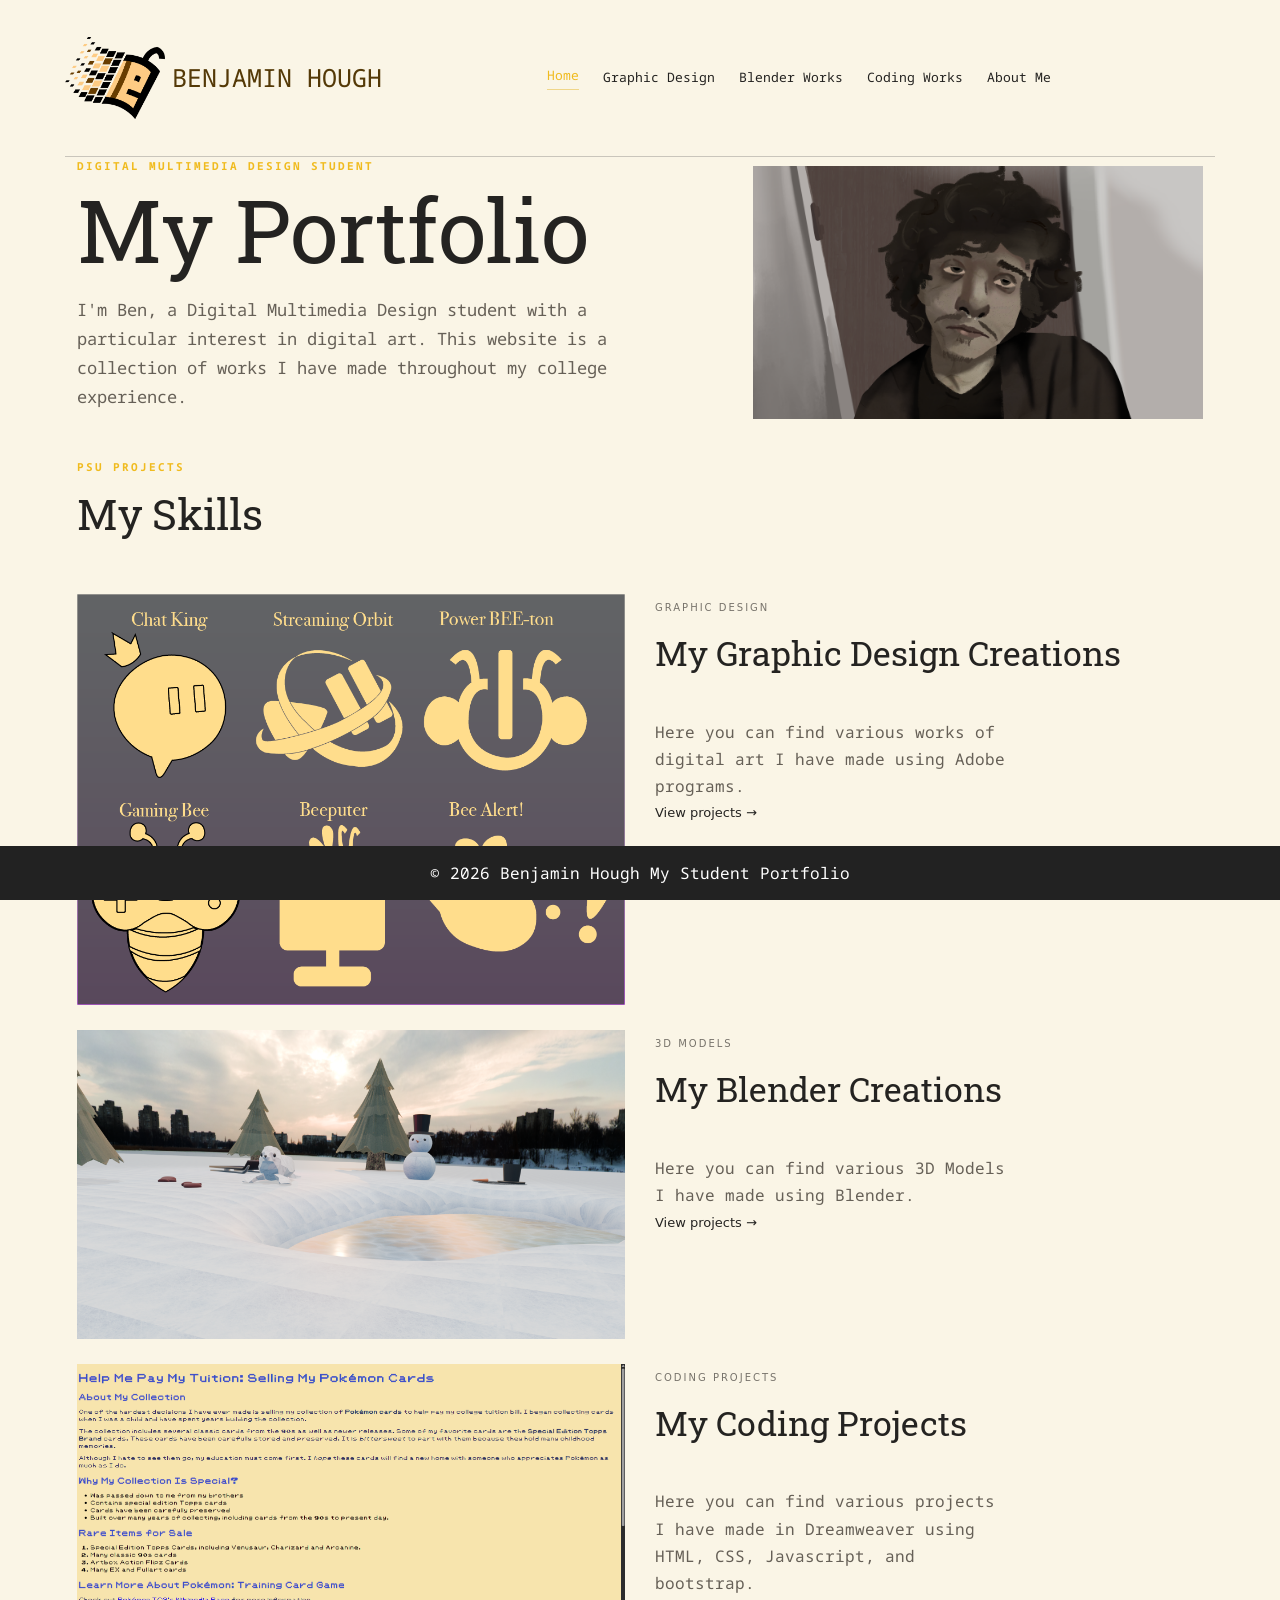
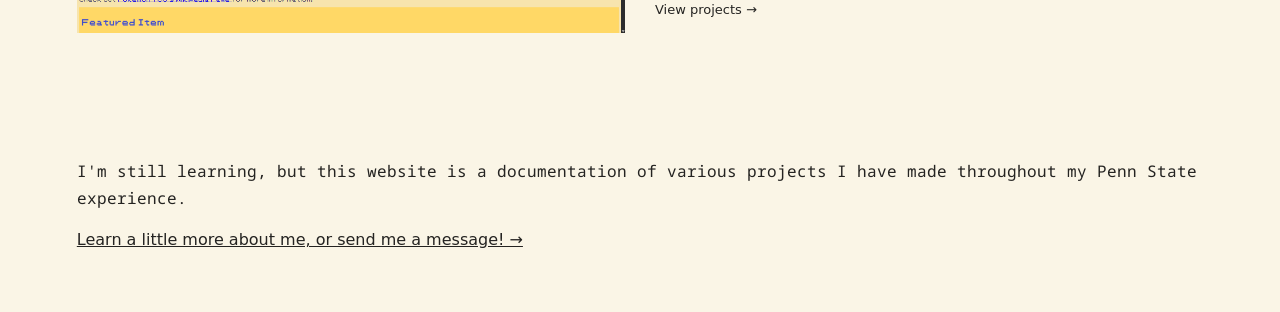
<file: index.html>
<!doctype html>
<html lang="en">
	
<head>
    <meta charset="UTF-8">
    <meta name="viewport" content="width=device-width, initial-scale=1.0">
    <title>Lesson 4 Individual Assignment 1</title>
	    <link href="https://cdn.jsdelivr.net/npm/bootstrap@5.3.3/dist/css/bootstrap.min.css" rel="stylesheet">
    <link rel="stylesheet" href="styles.css">
	<link rel="preconnect" href="https://fonts.googleapis.com">
	<link rel="preconnect" href="https://fonts.gstatic.com" crossorigin>
	<link href="https://fonts.googleapis.com/css2?family=Noto+Sans+Mono:wght@100..900&family=Playwrite+ID:wght@100..400&family=Roboto+Condensed:ital,wght@0,100..900;1,100..900&family=Roboto+Slab:wght@100..900&family=Smooch+Sans:wght@100..900&display=swap" rel="stylesheet">
</head>
	
<body>
	
<header class="site-header">
    <div class="site-name-container">
    <img src="images/Windows95LogoBEE.png" alt="Logo" class="site-logo">
    <a href="index.html" class="site-name">BENJAMIN HOUGH</a>
	</div>
    <nav class="nav-links">
        <a href="index.html">Home</a>
        <a href="graphic-design.html">Graphic Design</a>
        <a href="blender.html">Blender Works</a>
		<a href="coding.html">Coding Works</a>
        <a href="about.html">About Me</a>
    </nav>
</header>


<main>

    <section class="home-intro">
    <div>
        <p class="label">DIGITAL MULTIMEDIA DESIGN STUDENT</p>
        <h1>My Portfolio</h1>
        <p class="intro-text">I'm Ben, a Digital Multimedia Design student with a particular interest in digital art. This website is a collection of works I have made throughout my college experience.</p>
    </div>
    <img src="images/IMG_9325.png" alt="Portfolio image" class="intro-image">
</section>


    <section class="featured">

        <div class="section-heading">
            <p class="label">PSU PROJECTS</p>
            <h2>My Skills</h2>
        </div>

        <div class="featured-skill">
               <img src="images/design2.png" alt="Graphic works">

            <div class="skill-caption">
                <span>GRAPHIC DESIGN</span>
                <h3>My Graphic Design Creations</h3>
                <p>Here you can find various works of digital art I have made using Adobe programs.</p>
                <a href="graphic-design.html">
                    View projects →
                </a>
            </div>
        </div>


        <div class="featured-skill">
               <img src="images/blender2.png" alt="Blender Works">

            <div class="skill-caption">
                <span>3D MODELS</span>
                <h3>My Blender Creations</h3>
                <p>Here you can find various 3D Models I have made using Blender.</p>
                <a href="blender.html">
                    View projects →
                </a>
            </div>
        </div>
		
		<div class="featured-skill">
               <img src="images/coding1.png" alt="Coding Works">

            <div class="skill-caption">
                <span>CODING PROJECTS</span>
                <h3>My Coding Projects</h3>
                <p>Here you can find various projects I have made in Dreamweaver using HTML, CSS, Javascript, and bootstrap.</p>
                <a href="coding.html">
                    View projects →
                </a>
            </div>
        </div>

    </section>


    <section>
        <p>I'm still learning, but this website is a documentation of various projects I have made throughout my Penn State experience.</p>
        <a href="about.html">Learn a little more about me, or send me a message! →</a>
    </section>
</main>

<footer>
    <span>© 2026 Benjamin Hough</span>
    <span>My Student Portfolio</span>
</footer>
	
<script src="script.js"></script>
	
</body>
</html>
</file>
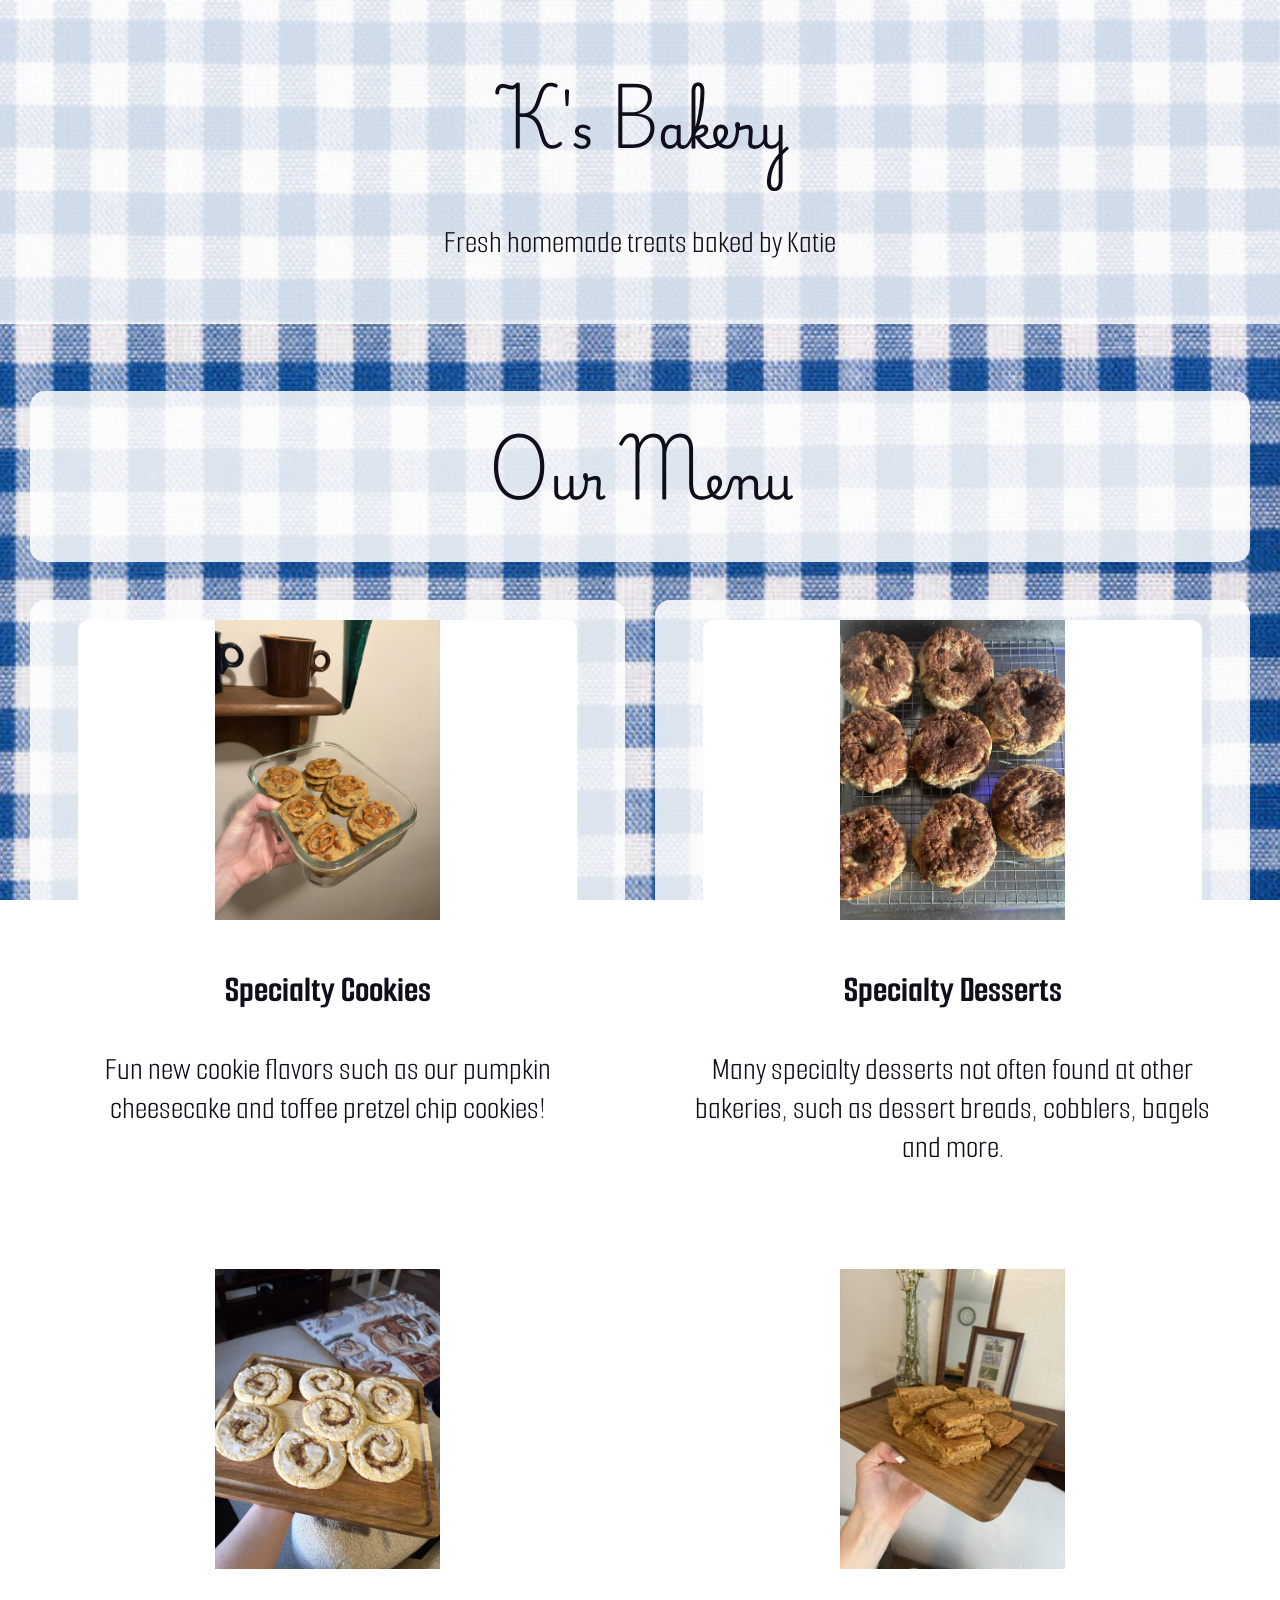
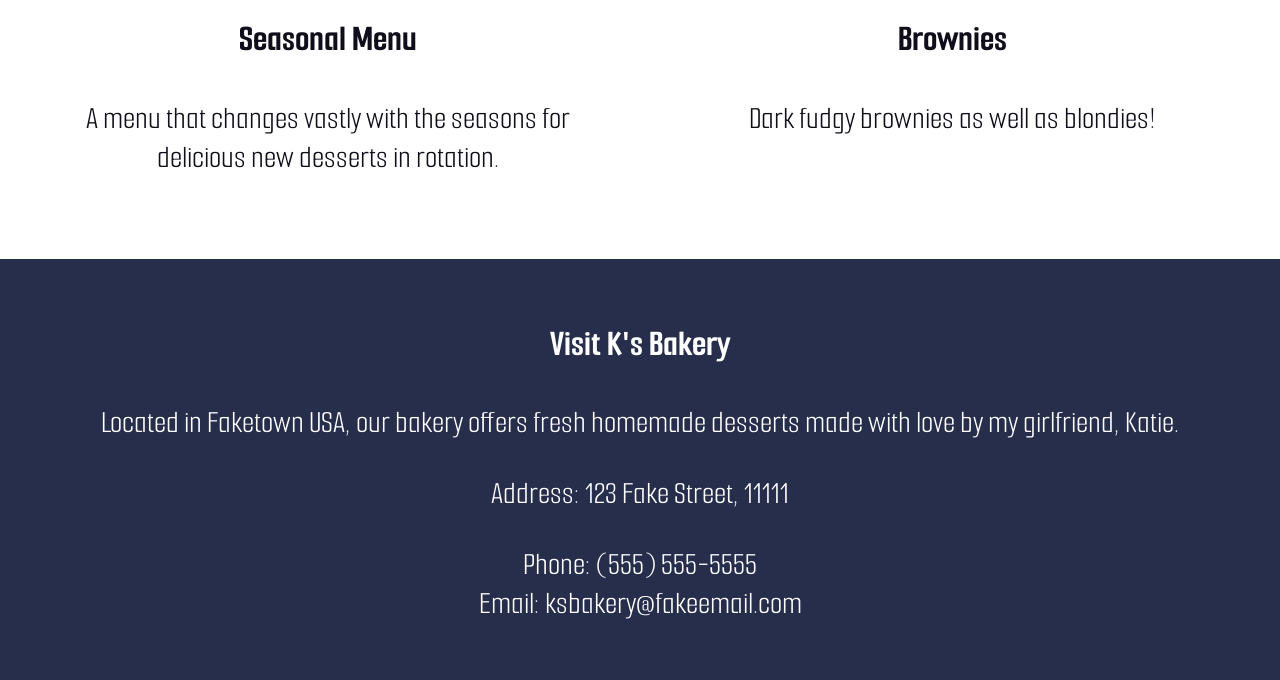
<file: projects/Individual Assignment 3 Hough/index.html>
<!doctype html>
<html lang="en">
<head>
    <meta charset="UTF-8">
    <meta name="viewport" content="width=device-width, initial-scale=1.0">
    <title>Individual Assignment 3 Hough</title>
    <link rel="stylesheet" href="styles.css">
	<link rel="preconnect" href="https://fonts.googleapis.com">
	<link rel="preconnect" href="https://fonts.gstatic.com" crossorigin>
	<link href="https://fonts.googleapis.com/css2?family=Playwrite+ID:wght@100..400&family=Roboto+Condensed:ital,wght@0,100..900;1,100..900&family=Smooch+Sans:wght@100..900&display=swap" rel="stylesheet">
</head>
<body>

<header>
    <h1>K's Bakery</h1>
    <p>Fresh homemade treats baked by Katie</p>
</header>
<section class="desktop-menu">
    <h2>Our Menu</h2>
    <div class="gallery">
        <div class="item">
            <img src="IMG_0260.jpg" alt="Cookie">
            <h3>Specialty Cookies</h3>
            <p>Fun new cookie flavors such as our pumpkin cheesecake and toffee pretzel chip cookies!</p>
        </div>

        <div class="item">
            <img src="IMG_9081.jpg" alt="Special">
            <h3>Specialty Desserts</h3>
            <p>Many specialty desserts not often found at other bakeries, such as dessert breads, cobblers, bagels and more.</p>
        </div>

        <div class="item">
            <img src="IMG_0026.jpg" alt="Season">
            <h3>Seasonal Menu</h3>
            <p>A menu that changes vastly with the seasons for delicious new desserts in rotation.</p>
        </div>

        <div class="item">
            <img src="IMG_0247.jpg" alt="Brownie">
            <h3>Brownies</h3>
            <p>Dark fudgy brownies as well as blondies!</p>
        </div>
    </div>
</section>

<section class="tablet-menu">
    <h2>Our Menu</h2>
    <div class="tablet-item">
            <img src="IMG_0260.jpg" alt="Cookie">
            <h3>Specialty Cookies</h3>
            <p>Fun new cookie flavors such as our pumpkin cheesecake and toffee pretzel chip cookies!</p>
        </div>

        <div class="tablet-item">
            <img src="IMG_9081.jpg" alt="Special">
            <h3>Specialty Desserts</h3>
            <p>Many specialty desserts not often found at other bakeries, such as dessert breads, cobblers, bagels and more.</p>
        </div>

        <div class="tablet-item">
            <img src="IMG_0026.jpg" alt="Season">
            <h3>Seasonal Menu</h3>
            <p>A menu that changes vastly with the seasons for delicious new desserts in rotation.</p>
        </div>

        <div class="tablet-item">
            <img src="IMG_0247.jpg" alt="Brownie">
            <h3>Brownies</h3>
            <p>Dark fudgy brownies as well as blondies!</p>
        </div>
</section>


<section class="mobile">
    <h2>Find Us</h2>
    <p>
        <h4>Visit K's Bakery at: <br>
        123 Fake Street, 11111<br>
	Phone: (555) 555-5555<br> Email:
            ksbakery@fakeemail.com</h4>
    </p>

    <img src="images.png" alt="Map">
	<a href="menu.html" class="menu-button">View Full Menu</a>
</section>

<footer>
    <div class="desktop-footer">
        <h3>Visit K's Bakery</h3>
        <p>
            Located in Faketown USA, our bakery offers fresh
            homemade desserts made with love by my girlfriend, Katie.
        </p>

        <p>
            Address:
            123 Fake Street, 11111
        </p>

        <p>
            Phone:
            (555) 555-5555<br> Email:
            ksbakery@fakeemail.com
        </p>
    </div>


    <div class="tablet-footer">
        <p>
            Contact:
            (555) 555-5555 | ksbakery@fakeemail.com
        </p>
    </div>
</footer>
</body>
</html>
</file>
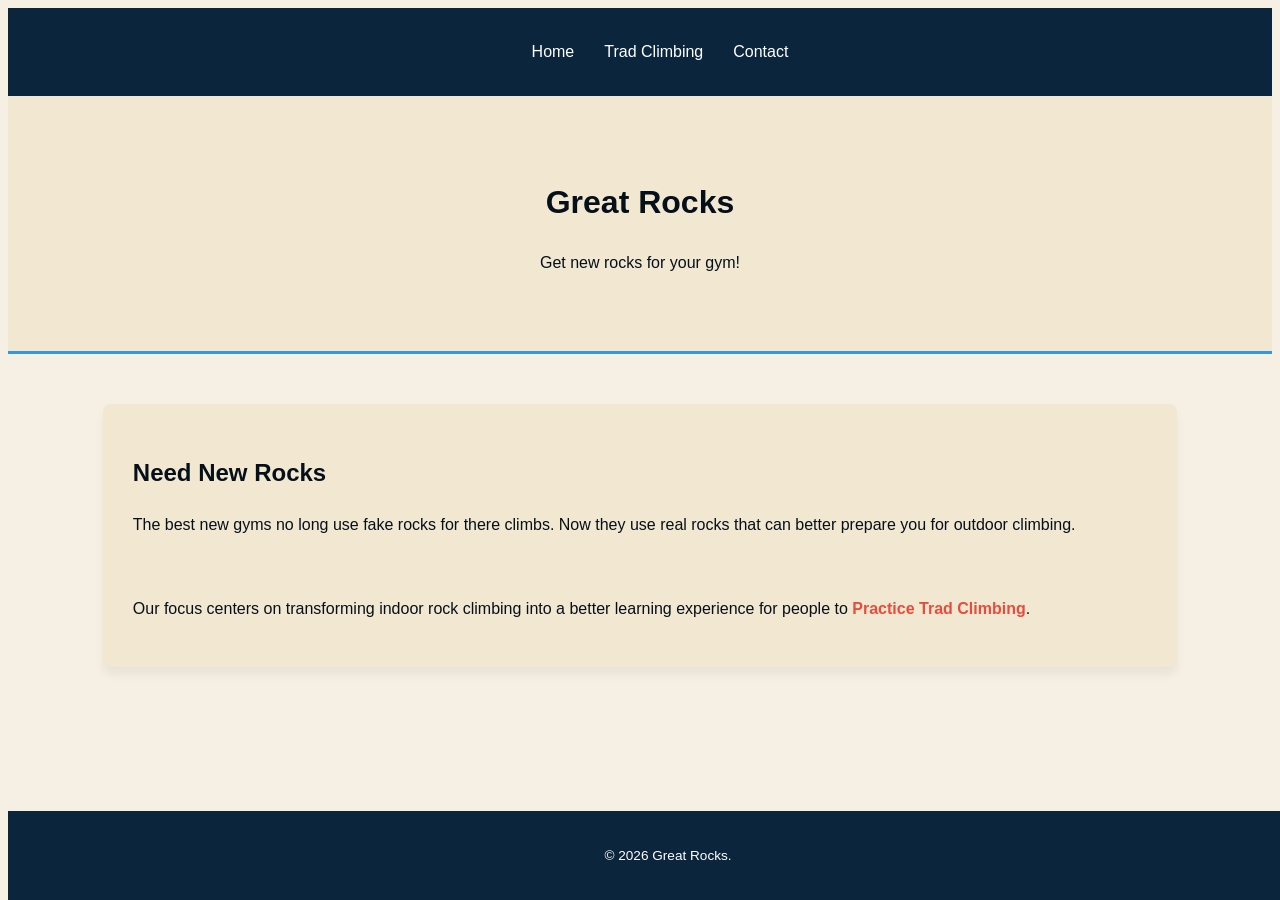
<file: projects/Lesson 4 PT 1 Hough & Carr/index.html>
<!DOCTYPE html>
<html lang="en">
<head>
    <meta charset="UTF-8">
    <meta name="viewport" content="width=device-width, initial-scale=1.0">
    <title>Industry 4.0 Hub | Home</title>
    <link rel="preconnect" href="https://fonts.googleapis.com">
    <link rel="preconnect" href="https://fonts.gstatic.com" crossorigin>
    <link href="https://fonts.googleapis.com/css2?family=Roboto:wght@400;500;700&display=swap" rel="stylesheet">
	<link href="https://fonts.cdnfonts.com/css/ranade" rel="stylesheet">
    <link rel="stylesheet" href="style.css">
</head>
<body>

    <nav class="navbar">
        <ul class="nav-links">
            <li><a href="index.html">Home</a></li>
            <li><a href="upgrade.html">Trad Climbing</a></li>
            <li><a href="contact.html">Contact</a></li>
        </ul>
    </nav>

    <header>
        <div class="container">
            <h1>Great Rocks</h1>
            <p>Get new rocks for your gym!</p>
        </div>
    </header>

    <main class="container">
        <div class="section-card">
            <h2>Need New Rocks</h2>
            <p>The best new gyms no long use fake rocks for there climbs. Now they use real rocks that can better prepare you for outdoor climbing.</p>
            <br>
            <p>Our focus centers on transforming indoor rock climbing into a better learning experience for people to <span class="highlight-text">Practice Trad Climbing</span>.</p>
        </div>
    </main>

    <footer>
        <p>&copy; 2026 Great Rocks.</p>
    </footer>

</body>
</html>
</file>
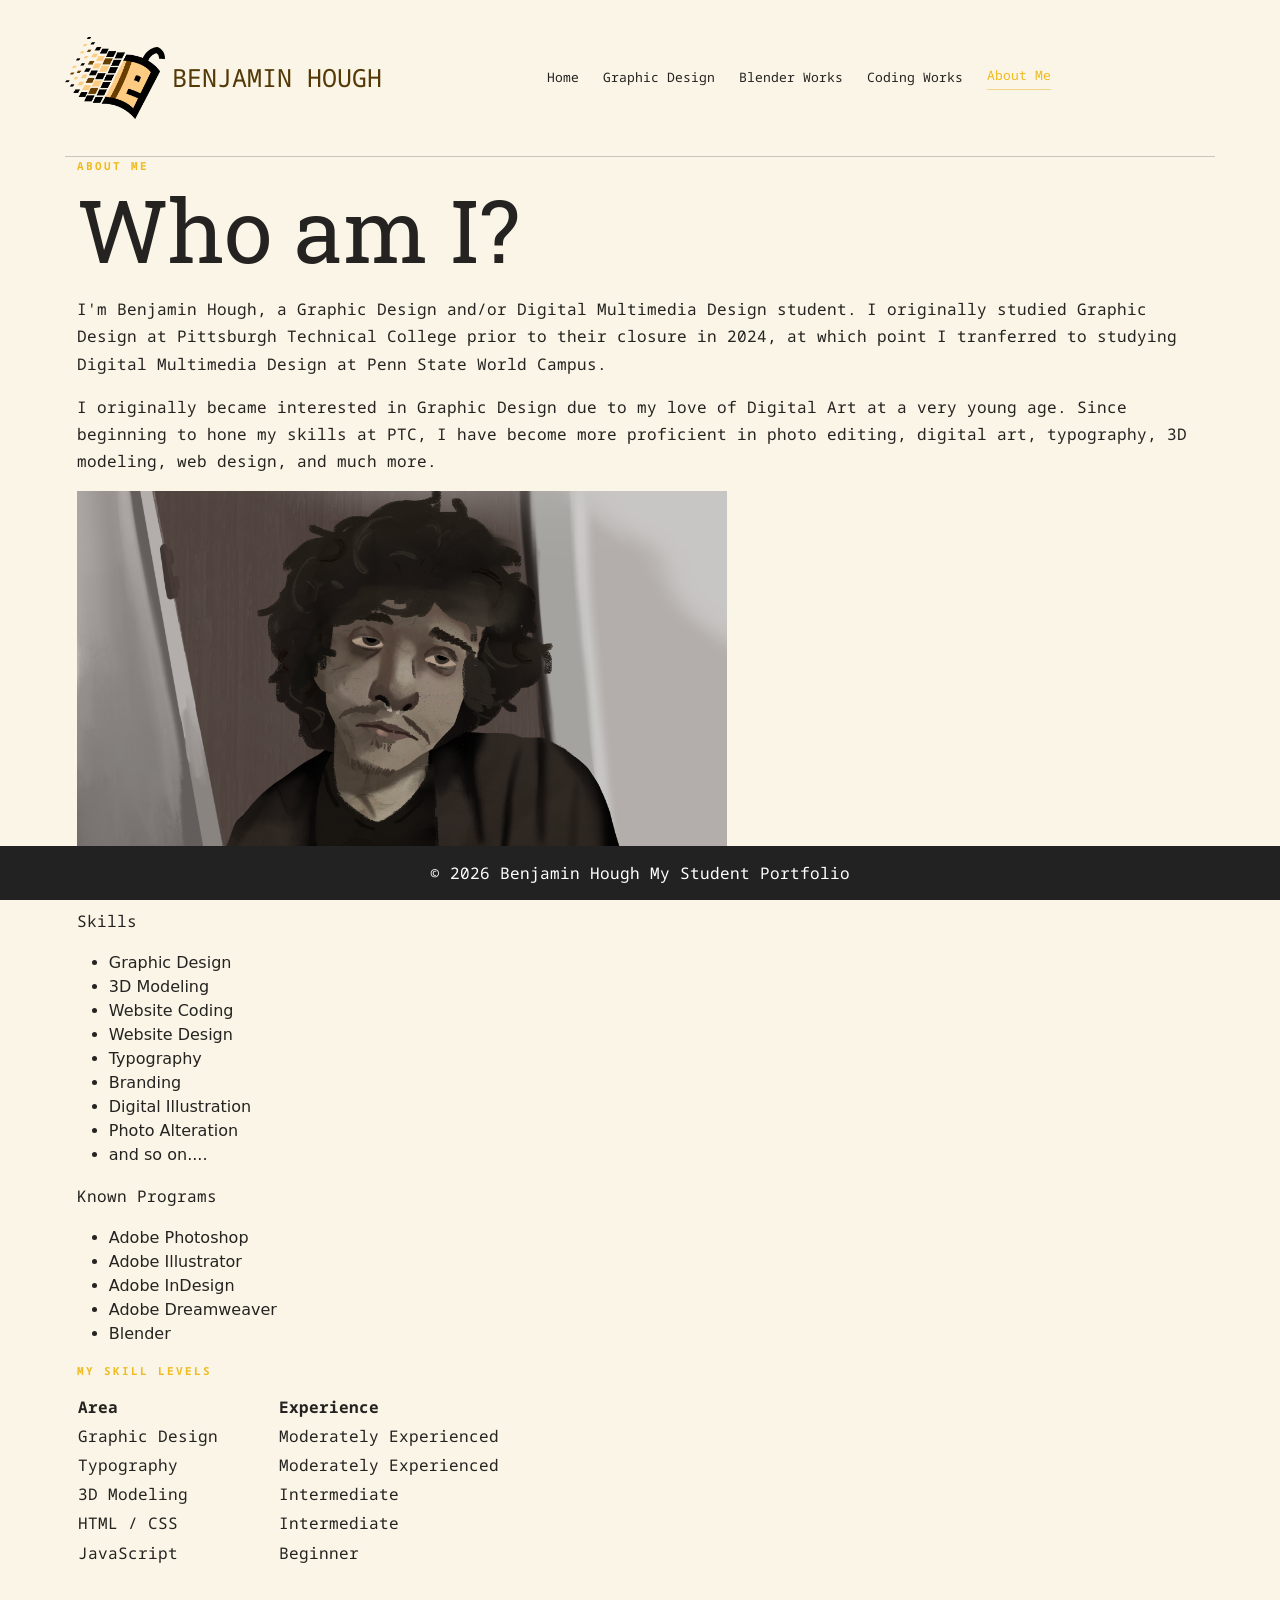
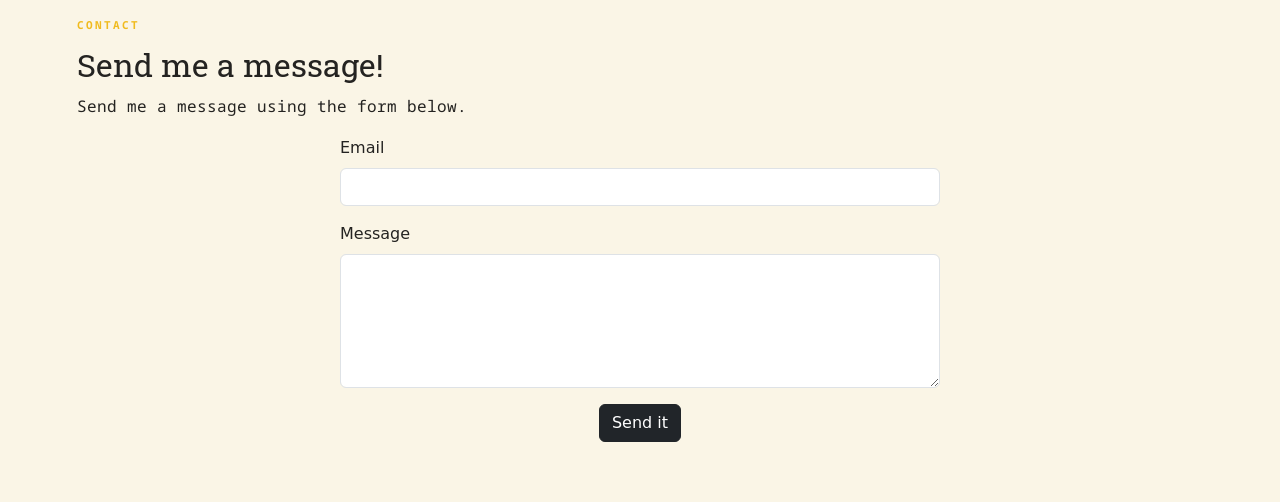
<file: about.html>
<!doctype html>
<html lang="en">
	
<head>
    <meta charset="UTF-8">
    <meta name="viewport" content="width=device-width, initial-scale=1.0">
    <title>Lesson 4 Individual Assignment 1</title>
	    <link href="https://cdn.jsdelivr.net/npm/bootstrap@5.3.3/dist/css/bootstrap.min.css" rel="stylesheet">
    <link rel="stylesheet" href="styles.css">
	<link rel="preconnect" href="https://fonts.googleapis.com">
	<link rel="preconnect" href="https://fonts.gstatic.com" crossorigin>
	<link href="https://fonts.googleapis.com/css2?family=Noto+Sans+Mono:wght@100..900&family=Playwrite+ID:wght@100..400&family=Roboto+Condensed:ital,wght@0,100..900;1,100..900&family=Roboto+Slab:wght@100..900&family=Smooch+Sans:wght@100..900&display=swap" rel="stylesheet">
</head>
	
<body>
	
<header class="site-header">
    <div class="site-name-container">
    <img src="images/Windows95LogoBEE.png" alt="Logo" class="site-logo">
    <a href="index.html" class="site-name">BENJAMIN HOUGH</a>
	</div>
    <nav class="nav-links">
        <a href="index.html">Home</a>
        <a href="graphic-design.html">Graphic Design</a>
        <a href="blender.html">Blender Works</a>
		<a href="coding.html">Coding Works</a>
        <a href="about.html">About Me</a>
    </nav>
</header>


<main>

    <section class="about-top">

        <div>

            <p class="label">ABOUT ME</p>

            <h1>Who am I?</h1>

            <p>I'm Benjamin Hough, a Graphic Design and/or Digital Multimedia Design student. I originally studied Graphic Design at Pittsburgh Technical College prior to their closure in 2024, at which point I tranferred to studying Digital Multimedia Design at Penn State World Campus.</p>

            <p>I originally became interested in Graphic Design due to my love of Digital Art at a very young age. Since beginning to hone my skills at PTC, I have become more proficient in photo editing, digital art, typography, 3D modeling, web design, and much more.</p>

        </div>
		
            <img src="images/IMG_9325.png" alt="Self portrait drawing" class="about-image">

    </section>


    <section class="skills-section">

        <p>Skills</p>

        <ul>
            <li>Graphic Design</li>
            <li>3D Modeling</li>
            <li>Website Coding</li>
            <li>Website Design</li>
            <li>Typography</li>
			<li>Branding</li>
			<li>Digital Illustration</li>
			<li>Photo Alteration</li>
			<li>and so on....</li>
        </ul>
		
		<p>Known Programs</p>

        <ul>
            <li>Adobe Photoshop</li>
            <li>Adobe Illustrator</li>
            <li>Adobe InDesign</li>
            <li>Adobe Dreamweaver</li>
            <li>Blender</li>
        </ul>

    </section>


    <section class="skills-table">

        <p class="label">MY SKILL LEVELS</p>

        <table>
            <tr>
                <th>Area</th>
                <th>Experience</th>
            </tr>

            <tr>
                <td>Graphic Design</td>
                <td>Moderately Experienced</td>
            </tr>

            <tr>
                <td>Typography</td>
                <td>Moderately Experienced</td>
            </tr>

            <tr>
                <td>3D Modeling</td>
                <td>Intermediate</td>
            </tr>

            <tr>
                <td>HTML / CSS</td>
                <td>Intermediate</td>
            </tr>

            <tr>
                <td>JavaScript</td>
                <td>Beginner</td>
            </tr>
        </table>
<br>
    </section>


    <section class="contact-area">
<br>
        <div>
            <p class="label">CONTACT</p>
            <h2>Send me a message!</h2>
            <p>Send me a message using the form below.</p>
			<p id="formMessage" style="display: none;">Thank you! Your message has been submitted. </p>
        </div>


        <form class="contact-form mx-auto">

    <div class="mb-3">
        <label for="email" class="form-label">
            Email
        </label>
        <input type="email" id="email" class="form-control" required>
    </div>

    <div class="mb-3">
        <label for="message" class="form-label">
            Message
        </label>
        <textarea id="message" class="form-control" rows="5" required></textarea>
    </div>

    <div class="text-center">
        <button type="submit" class="btn btn-dark">
            Send it
        </button>
    </div>

</form>

    </section>

</main>


<footer>
    <span>© 2026 Benjamin Hough</span>
    <span>My Student Portfolio</span>
</footer>

<script src="script.js"></script>

</body>
</html>
</file>
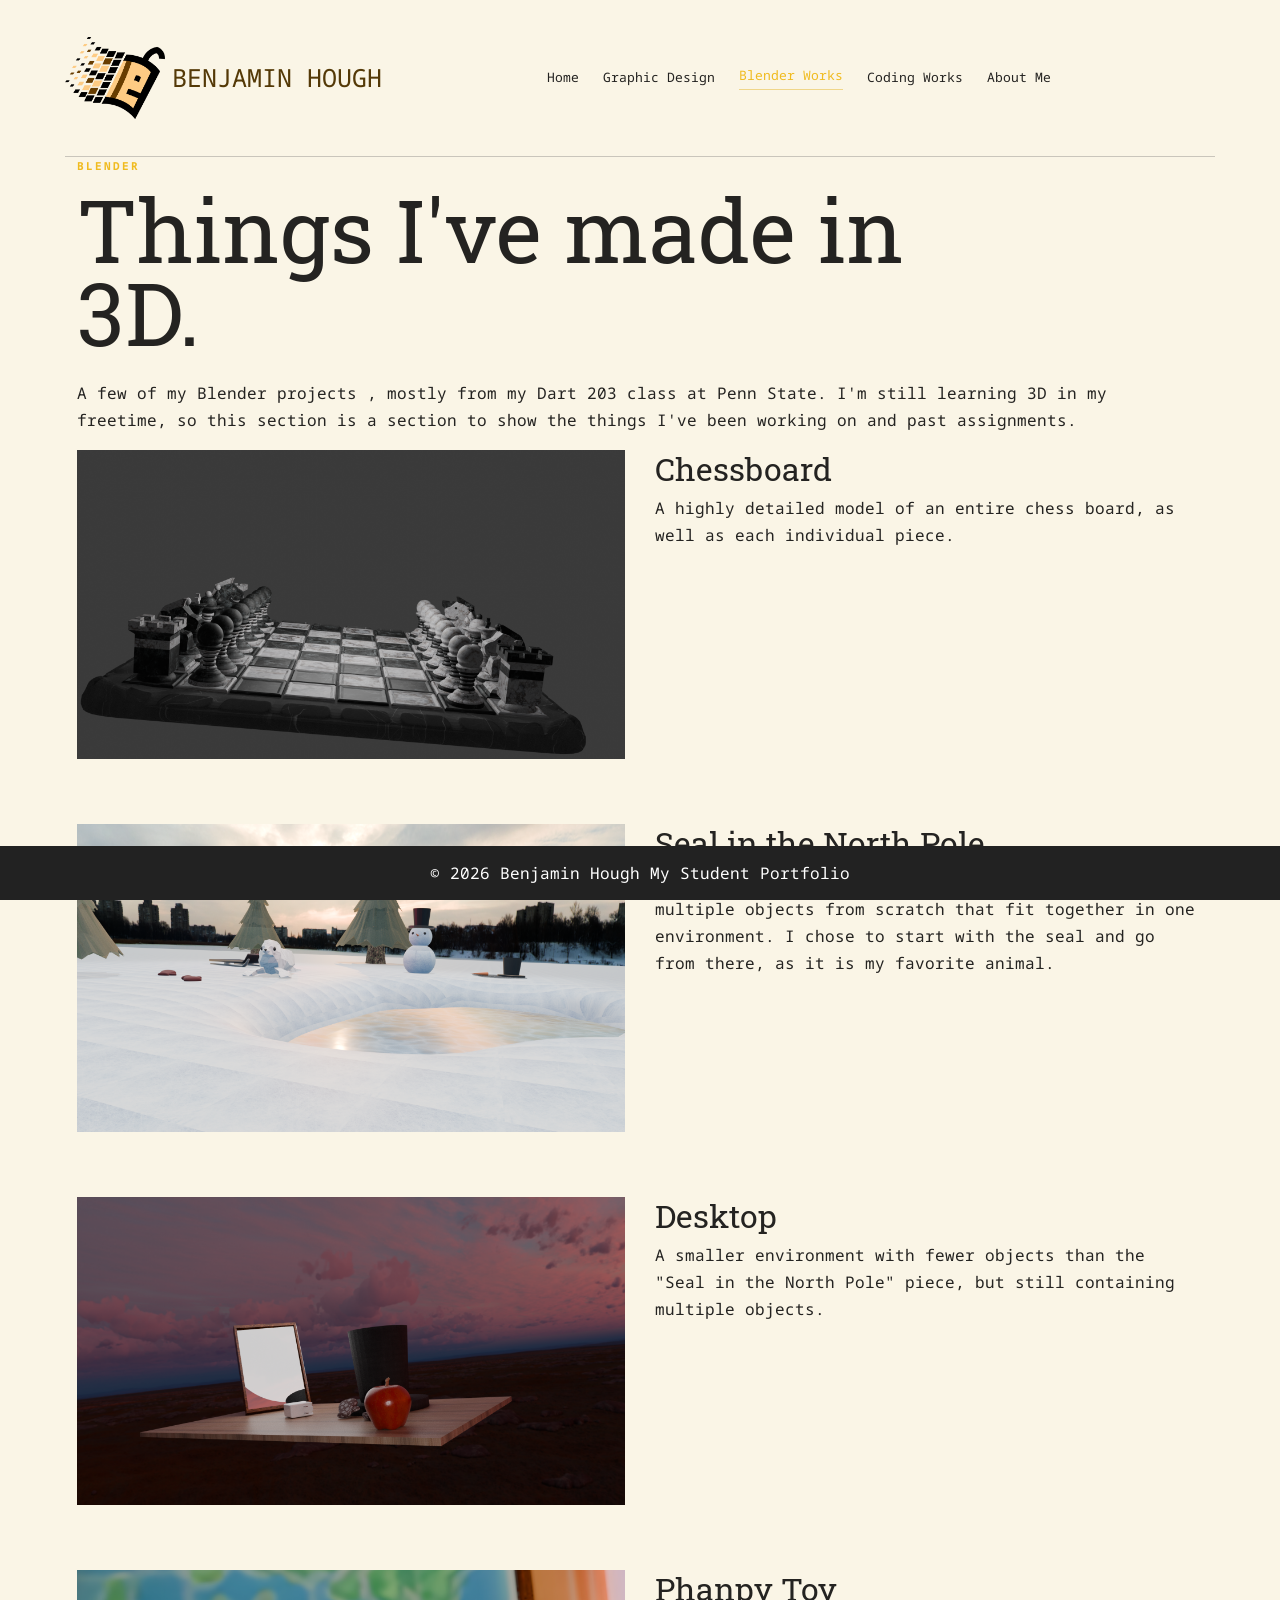
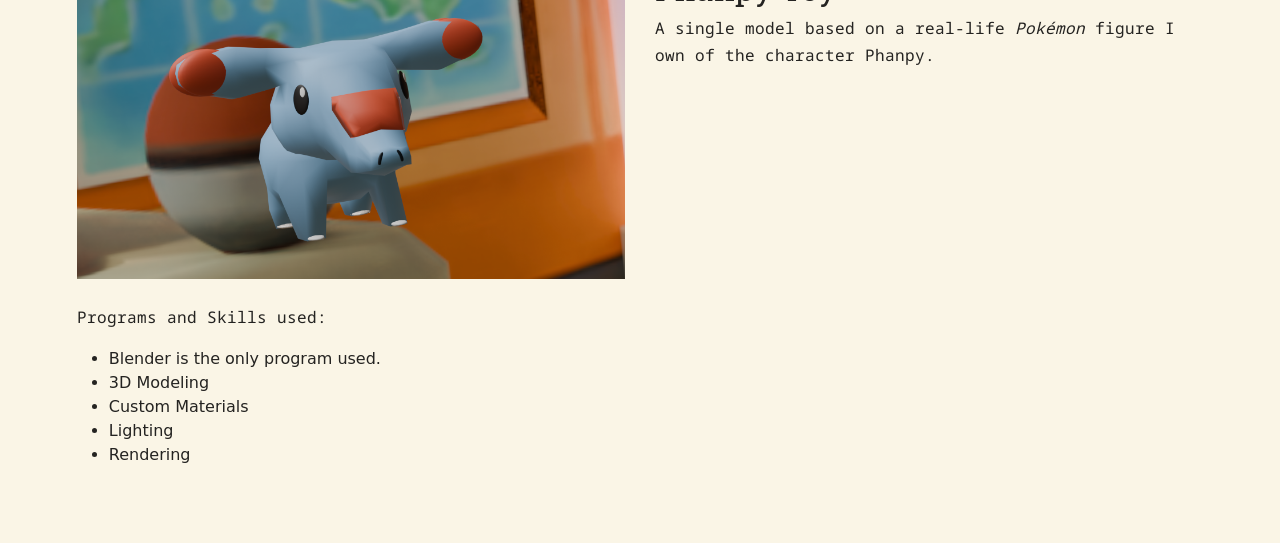
<file: blender.html>
<!doctype html>
<html lang="en">
	
<head>
    <meta charset="UTF-8">
    <meta name="viewport" content="width=device-width, initial-scale=1.0">
    <title>Lesson 4 Individual Assignment 1</title>
	    <link href="https://cdn.jsdelivr.net/npm/bootstrap@5.3.3/dist/css/bootstrap.min.css" rel="stylesheet">
    <link rel="stylesheet" href="styles.css">
	<link rel="preconnect" href="https://fonts.googleapis.com">
	<link rel="preconnect" href="https://fonts.gstatic.com" crossorigin>
	<link href="https://fonts.googleapis.com/css2?family=Noto+Sans+Mono:wght@100..900&family=Playwrite+ID:wght@100..400&family=Roboto+Condensed:ital,wght@0,100..900;1,100..900&family=Roboto+Slab:wght@100..900&family=Smooch+Sans:wght@100..900&display=swap" rel="stylesheet">
</head>
	
<body>
	
<header class="site-header">
    <div class="site-name-container">
    <img src="images/Windows95LogoBEE.png" alt="Logo" class="site-logo">
    <a href="index.html" class="site-name">BENJAMIN HOUGH</a>
	</div>
    <nav class="nav-links">
        <a href="index.html">Home</a>
        <a href="graphic-design.html">Graphic Design</a>
        <a href="blender.html">Blender Works</a>
		<a href="coding.html">Coding Works</a>
        <a href="about.html">About Me</a>
    </nav>
</header>

<main>
    <section class="page-heading">
        <p class="label">BLENDER</p>
        <h1>Things I've made in <span>3D.</span></h1>
        <p>A few of my Blender projects , mostly from my Dart 203 class at Penn State.
            I'm still learning 3D in my freetime, so this section is a section
            to show the things I've been working on and past assignments.</p>
    </section>


    <section class="project-grid">
		
        <article class="featured-skill">
                <img src="images/blender1.png" alt="Blender Project 1">
            <h2>Chessboard</h2>
            <p> A highly detailed model of an entire chess board, as well as each individual piece.</p>
        </article>

<article class="featured-skill">
                <img src="images/blender2.png" alt="Blender Project 2">
            <h2>Seal in the North Pole</h2>
            <p> From an assignment in which I was tasked to create multiple objects from scratch that fit together in one environment. I chose to start with the seal and go from there, as it is my favorite animal.</p>
        </article>


        <article class="featured-skill">
                <img src="images/blender3.png" alt="Blender Project 3">
            <h2>Desktop</h2>
            <p> A smaller environment with fewer objects than the "Seal in the North Pole" piece, but still containing multiple objects.</p>
        </article>


        <article class="featured-skill">
                <img src="images/blender4.png" alt="Blender Project 4">
            <h2>Phanpy Toy</h2>
            <p> A single model based on a real-life <em>Pokémon</em> figure I own of the character Phanpy.</p>
        </article>
		
    </section>

    <section class="skills-section">

        <p>Programs and Skills used:</p>

        <ul>
            <li>Blender is the only program used.</li>
            <li>3D Modeling</li>
            <li>Custom Materials</li>
            <li>Lighting</li>
            <li>Rendering</li>
        </ul>

    </section>

</main>

<footer>
    <span>© 2026 Benjamin Hough</span>
    <span>My Student Portfolio</span>
</footer>

<script src="script.js"></script>

</body>
</html>
</file>
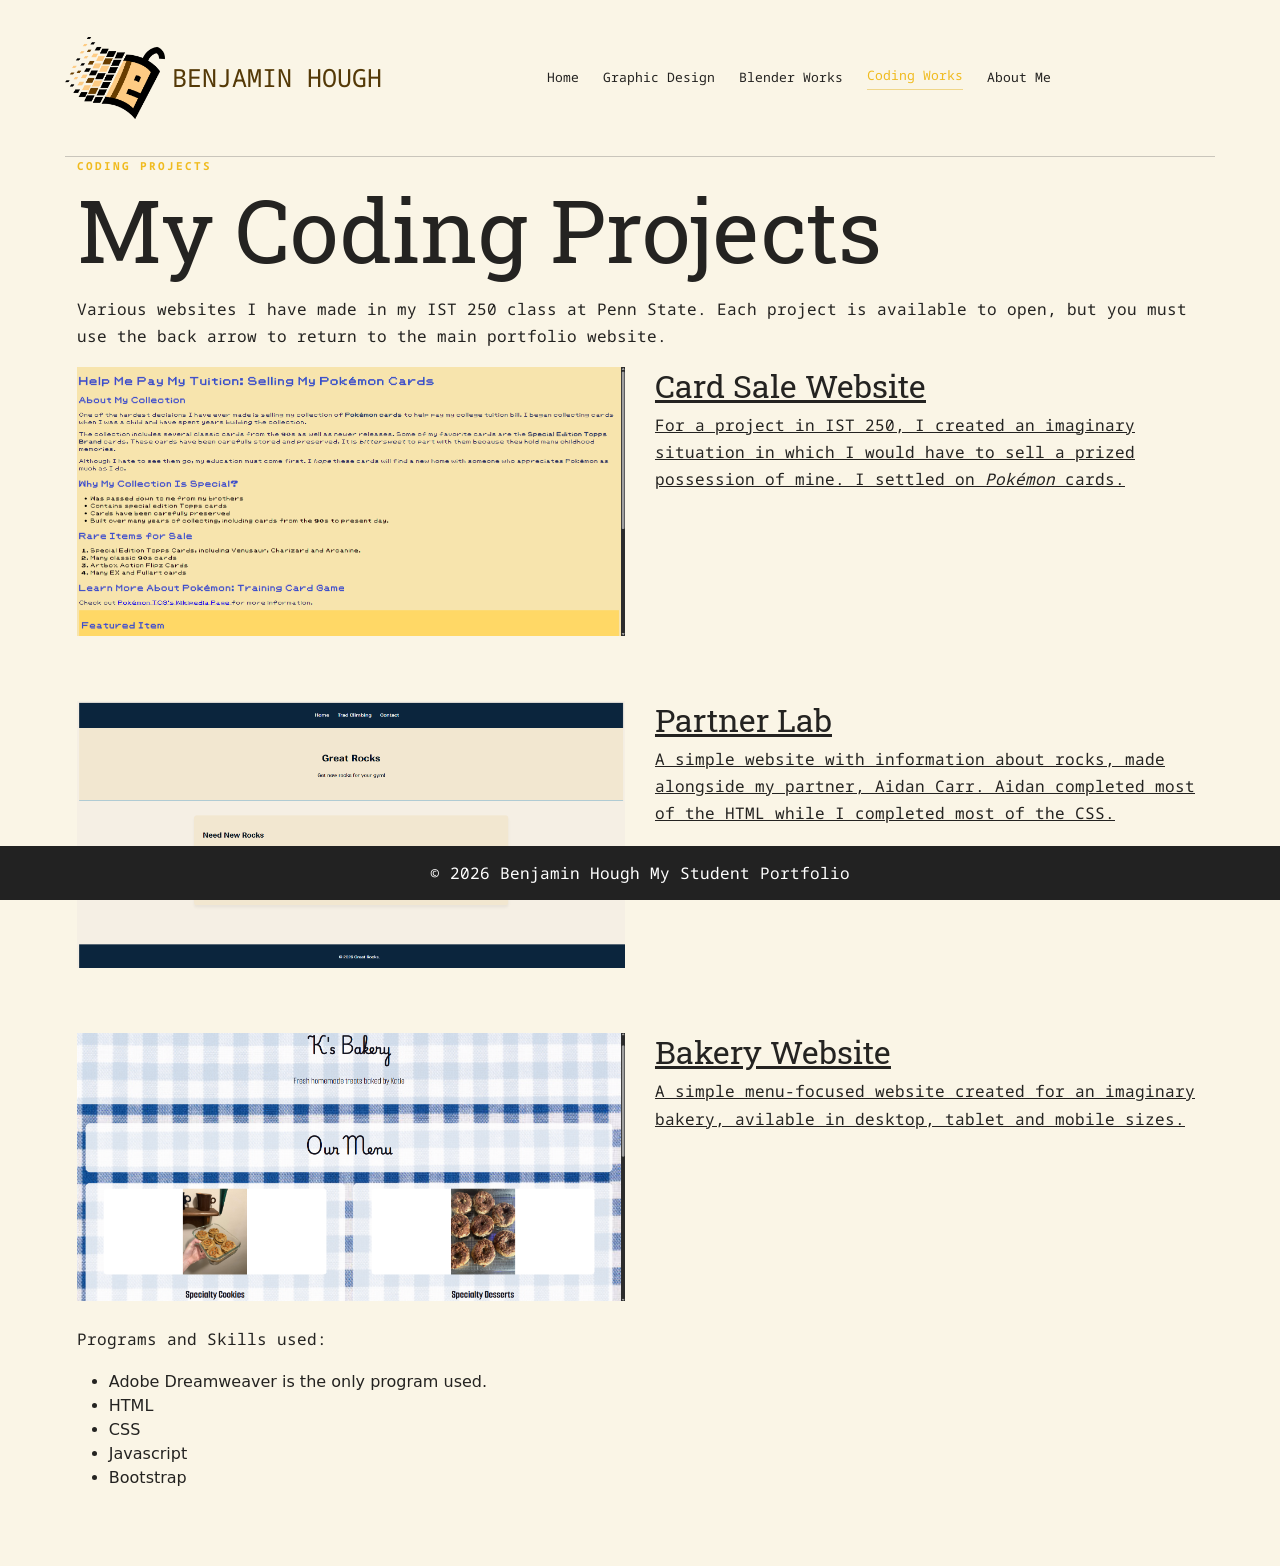
<file: coding.html>
<!doctype html>
<html lang="en">
	
<head>
    <meta charset="UTF-8">
    <meta name="viewport" content="width=device-width, initial-scale=1.0">
    <title>Lesson 4 Individual Assignment 1</title>
	    <link href="https://cdn.jsdelivr.net/npm/bootstrap@5.3.3/dist/css/bootstrap.min.css" rel="stylesheet">
    <link rel="stylesheet" href="styles.css">
	<link rel="preconnect" href="https://fonts.googleapis.com">
	<link rel="preconnect" href="https://fonts.gstatic.com" crossorigin>
	<link href="https://fonts.googleapis.com/css2?family=Noto+Sans+Mono:wght@100..900&family=Playwrite+ID:wght@100..400&family=Roboto+Condensed:ital,wght@0,100..900;1,100..900&family=Roboto+Slab:wght@100..900&family=Smooch+Sans:wght@100..900&display=swap" rel="stylesheet">
</head>
	
<body>
	
<header class="site-header">
    <div class="site-name-container">
    <img src="images/Windows95LogoBEE.png" alt="Logo" class="site-logo">
    <a href="index.html" class="site-name">BENJAMIN HOUGH</a>
	</div>
    <nav class="nav-links">
        <a href="index.html">Home</a>
        <a href="graphic-design.html">Graphic Design</a>
        <a href="blender.html">Blender Works</a>
		<a href="coding.html">Coding Works</a>
        <a href="about.html">About Me</a>
    </nav>
</header>

<main>
    <section class="page-heading">
        <p class="label">CODING PROJECTS</p>
        <h1>My Coding Projects</h1>
        <p>Various websites I have made in my IST 250 class at Penn State. Each project is available to open, but you must use the back arrow to return to the main portfolio website.</p>
    </section>


    <section class="project-grid">
		
		<a href="projects/Individual Assignment 1 Hough/IndividualAssignment1HOUGH.htm">
        <article class="featured-skill">
                <img src="images/coding1.png" alt="Coding Project 1">
            <h2>Card Sale Website</h2>
            <p> For a project in IST 250, I created an imaginary situation in which I would have to sell a prized possession of mine. I settled on <em>Pokémon</em> cards.</p>
        </article>
		</a>

		<a href="projects/Lesson 4 PT 1 Hough & Carr/index.html">
		<article class="featured-skill">
                <img src="images/coding2.png" alt="Coding Project 2">
            <h2>Partner Lab</h2>
            <p> A simple website with information about rocks, made alongside my partner, Aidan Carr. Aidan completed most of the HTML while I completed most of the CSS.</p>
        </article>
		</a>

		<a href="projects/Individual Assignment 3 Hough/index.html">
        <article class="featured-skill">
                <img src="images/coding3.png" alt="Coding Project 3">
            <h2>Bakery Website</h2>
            <p> A simple menu-focused website created for an imaginary bakery, avilable in desktop, tablet and mobile sizes.</p>
        </article>
		</a>

    </section>

    <section class="skills-section">

        <p>Programs and Skills used:</p>

        <ul>
            <li>Adobe Dreamweaver is the only program used.</li>
            <li>HTML</li>
            <li>CSS</li>
            <li>Javascript</li>
            <li>Bootstrap</li>
        </ul>

    </section>

</main>


<footer>
    <span>© 2026 Benjamin Hough</span>
    <span>My Student Portfolio</span>
</footer>

<script src="script.js"></script>

</body>
</html>
</file>
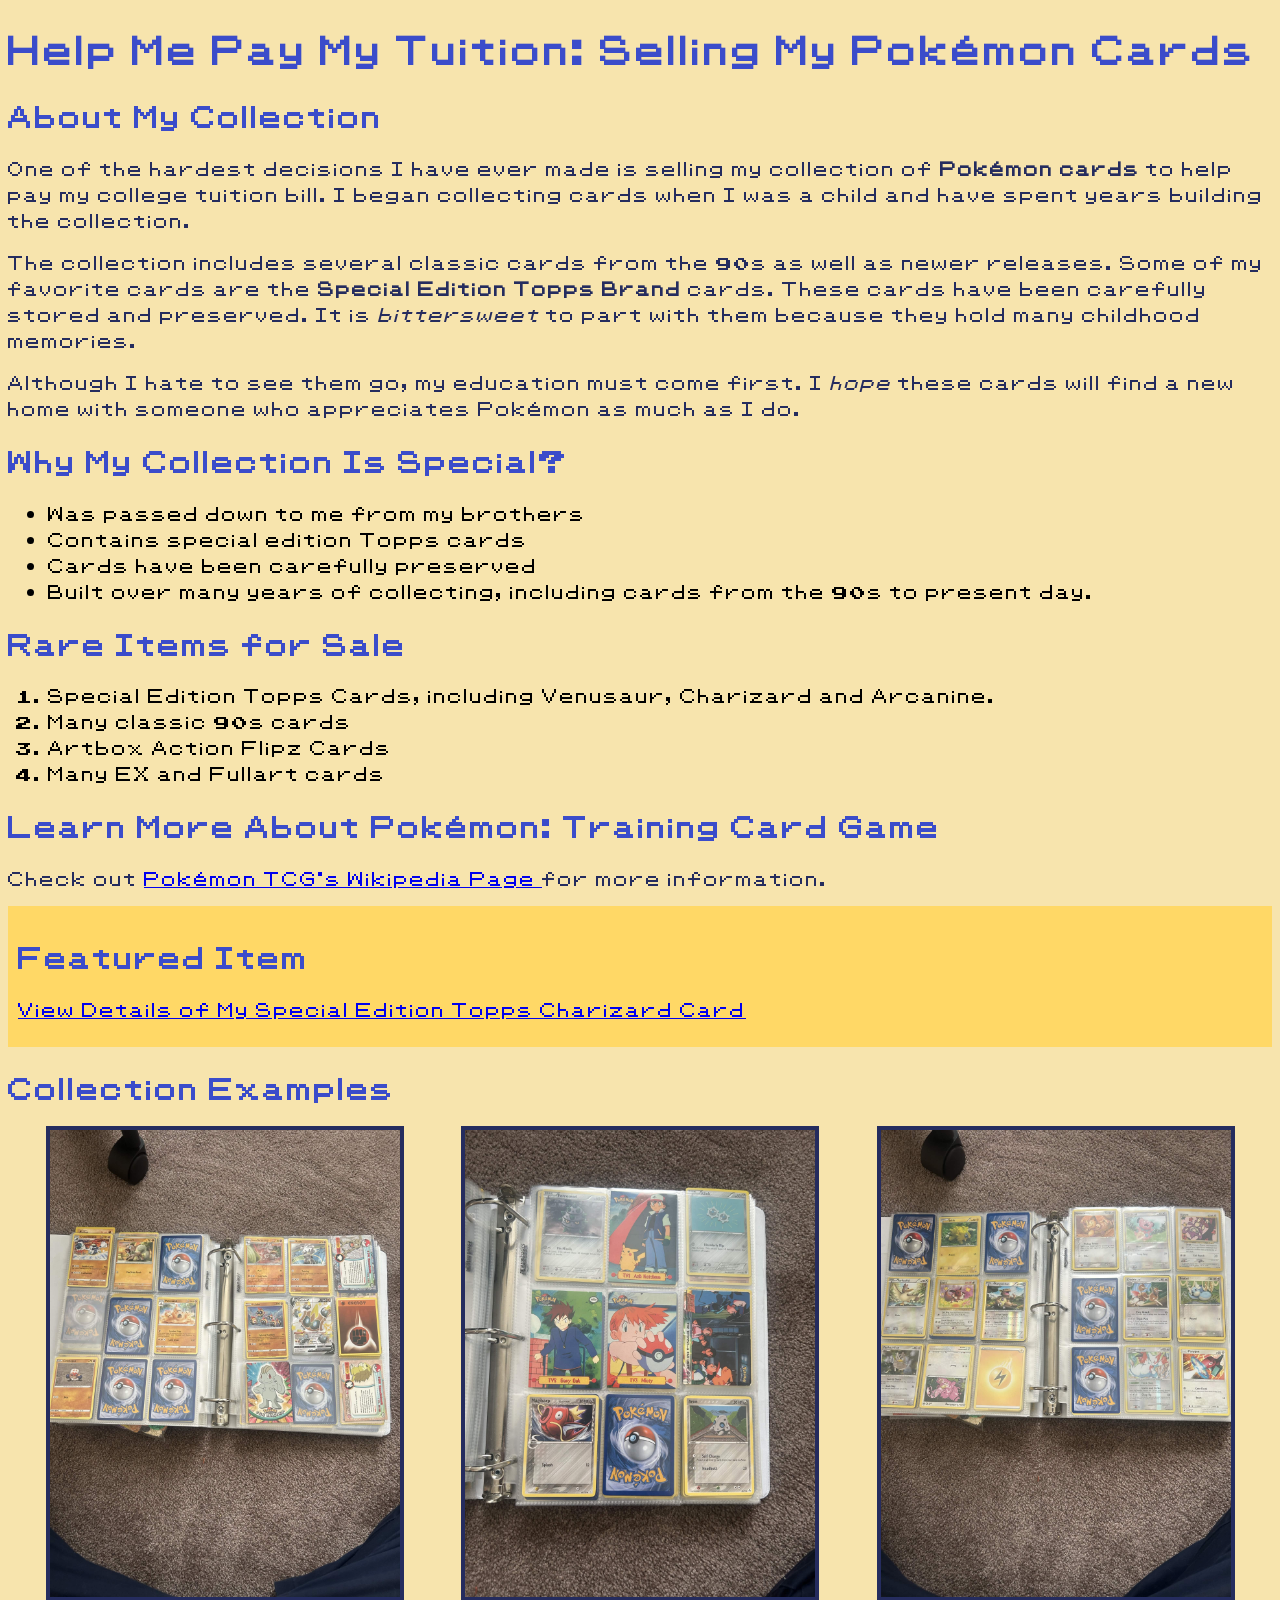
<file: projects/Individual Assignment 1 Hough/IndividualAssignment1HOUGH.htm>
<!DOCTYPE html>

<html lang="en">
<head>
    <meta charset="UTF-8">
    <title>Selling My Pokémon Card Collection</title>
    <link href="styles.css" rel="stylesheet" type="text/css">
</head>
<body>

<h1>Help Me Pay My Tuition: Selling My Pokémon Cards</h1>

<h2>About My Collection</h2>

<p>
    One of the hardest decisions I have ever made is selling my collection of
    <strong>Pokémon cards</strong> to help pay my college tuition bill.
    I began collecting cards when I was a child and have spent years building
    the collection.
</p>

<p>
    The collection includes several classic cards from the 90s as well as
    newer releases. Some of my favorite cards are the
    <b>Special Edition Topps Brand</b> cards. These cards have been carefully
    stored and preserved. It is <i>bittersweet</i> to part with them because
    they hold many childhood memories.
</p>

<p>
    Although I hate to see them go, my education must come first. I
    <em>hope</em> these cards will find a new home with someone who
    appreciates Pokémon as much as I do.
</p>

<h2>Why My Collection Is Special?</h2>

<ul>
    <li>Was passed down to me from my brothers</li>
    <li>Contains special edition Topps cards</li>
    <li>Cards have been carefully preserved</li>
    <li>Built over many years of collecting, including cards from the 90s to present day.</li>
</ul>

<h2>Rare Items for Sale</h2>

<ol>
    <li>Special Edition Topps Cards, including Venusaur, Charizard and Arcanine.</li>
    <li>Many classic 90s cards</li>
    <li>Artbox Action Flipz Cards</li>
    <li>Many EX and Fullart cards</li>
</ol>

<h2>Learn More About Pokémon: Training Card Game</h2>

<p>
    Check out
    <a href="https://en.wikipedia.org/wiki/Pok%C3%A9mon_Trading_Card_Game" target="_blank">
        Pokémon TCG's Wikipedia Page
    </a>
    for more information.
</p>

<div id="featured-item">
    <h2>Featured Item</h2>

    <p>
        <a href="topps-card.html">
            View Details of My Special Edition Topps Charizard Card
        </a>
    </p>
</div>

<h2>Collection Examples</h2>

<div class="image-container">
    <img src="pokemon-cards.jpg" alt="Collection of Pokémon cards 1">
    <img src="pokemon-cards1.jpg" alt="Collection of Pokémon cards 2">
    <img src="pokemon-cards2.jpg" alt="Collection of Pokémon cards 3">
</div>

</body>
</html>
</file>
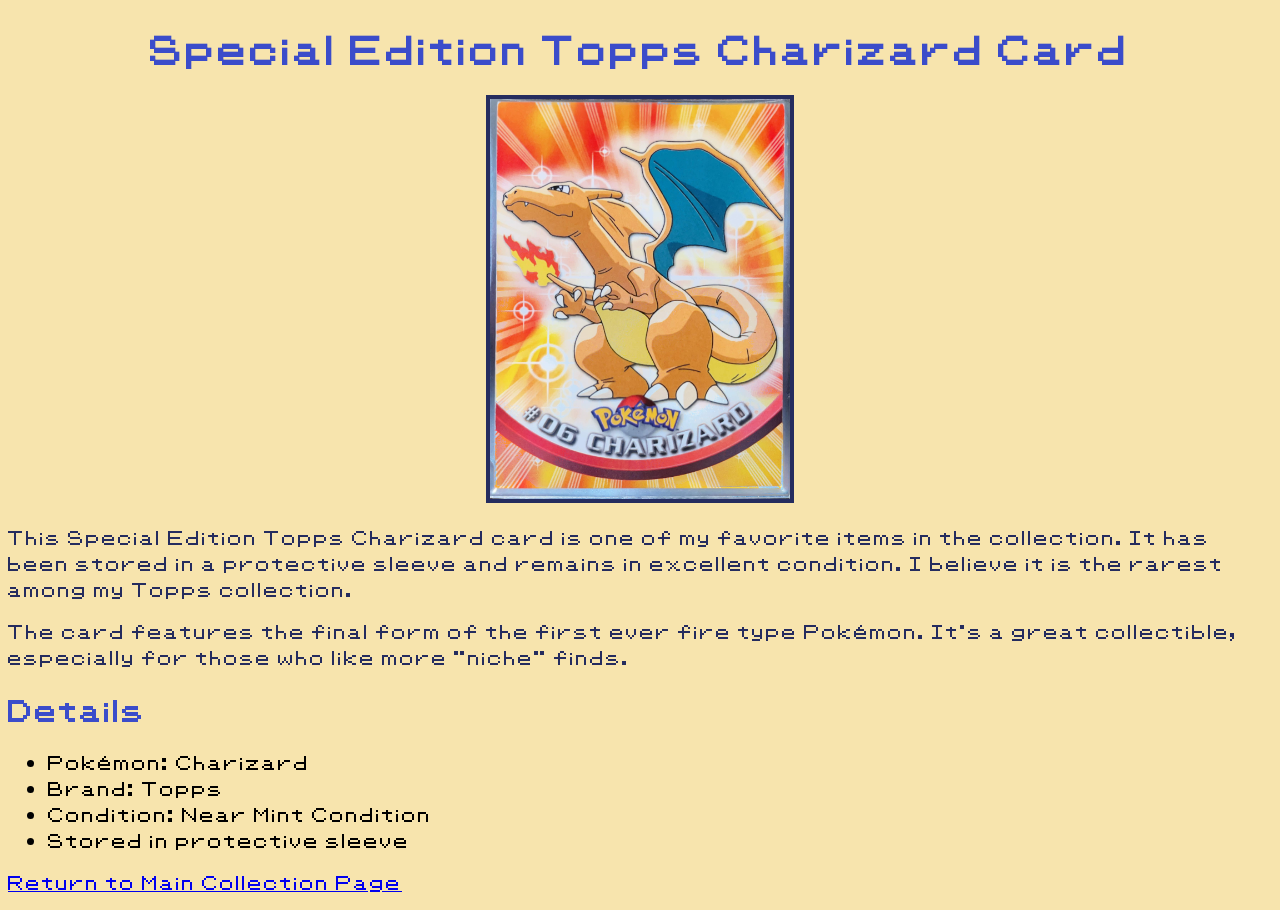
<file: projects/Individual Assignment 1 Hough/topps-card.html>
<!doctype html>
<html>
<head>
<meta charset="utf-8">
<title>Topps Card</title>
<link href="styles.css" rel="stylesheet" type="text/css">
</head>

<body>

    <h1 id="topps-title">Special Edition Topps Charizard Card</h1>

    <img src="Charizard.jpg" alt="Charizard Card" class="card-image">

    <p>
        This Special Edition Topps Charizard card is one of my favorite items in
        the collection. It has been stored in a protective sleeve and remains in
        excellent condition. I believe it is the rarest among my Topps collection.
    </p>

    <p>
        The card features the final form of the first ever fire type Pokémon. It's a great collectible, especially for those who like more "niche" finds.
    </p>

    <h2>Details</h2>

    <ul>
        <li>Pokémon: Charizard</li>
        <li>Brand: Topps</li>
        <li>Condition: Near Mint Condition</li>
        <li>Stored in protective sleeve</li>
    </ul>

    <p>
        <a href="IndividualAssignment1HOUGH.htm">Return to Main Collection Page</a>
    </p>

</body>
</html>
</file>
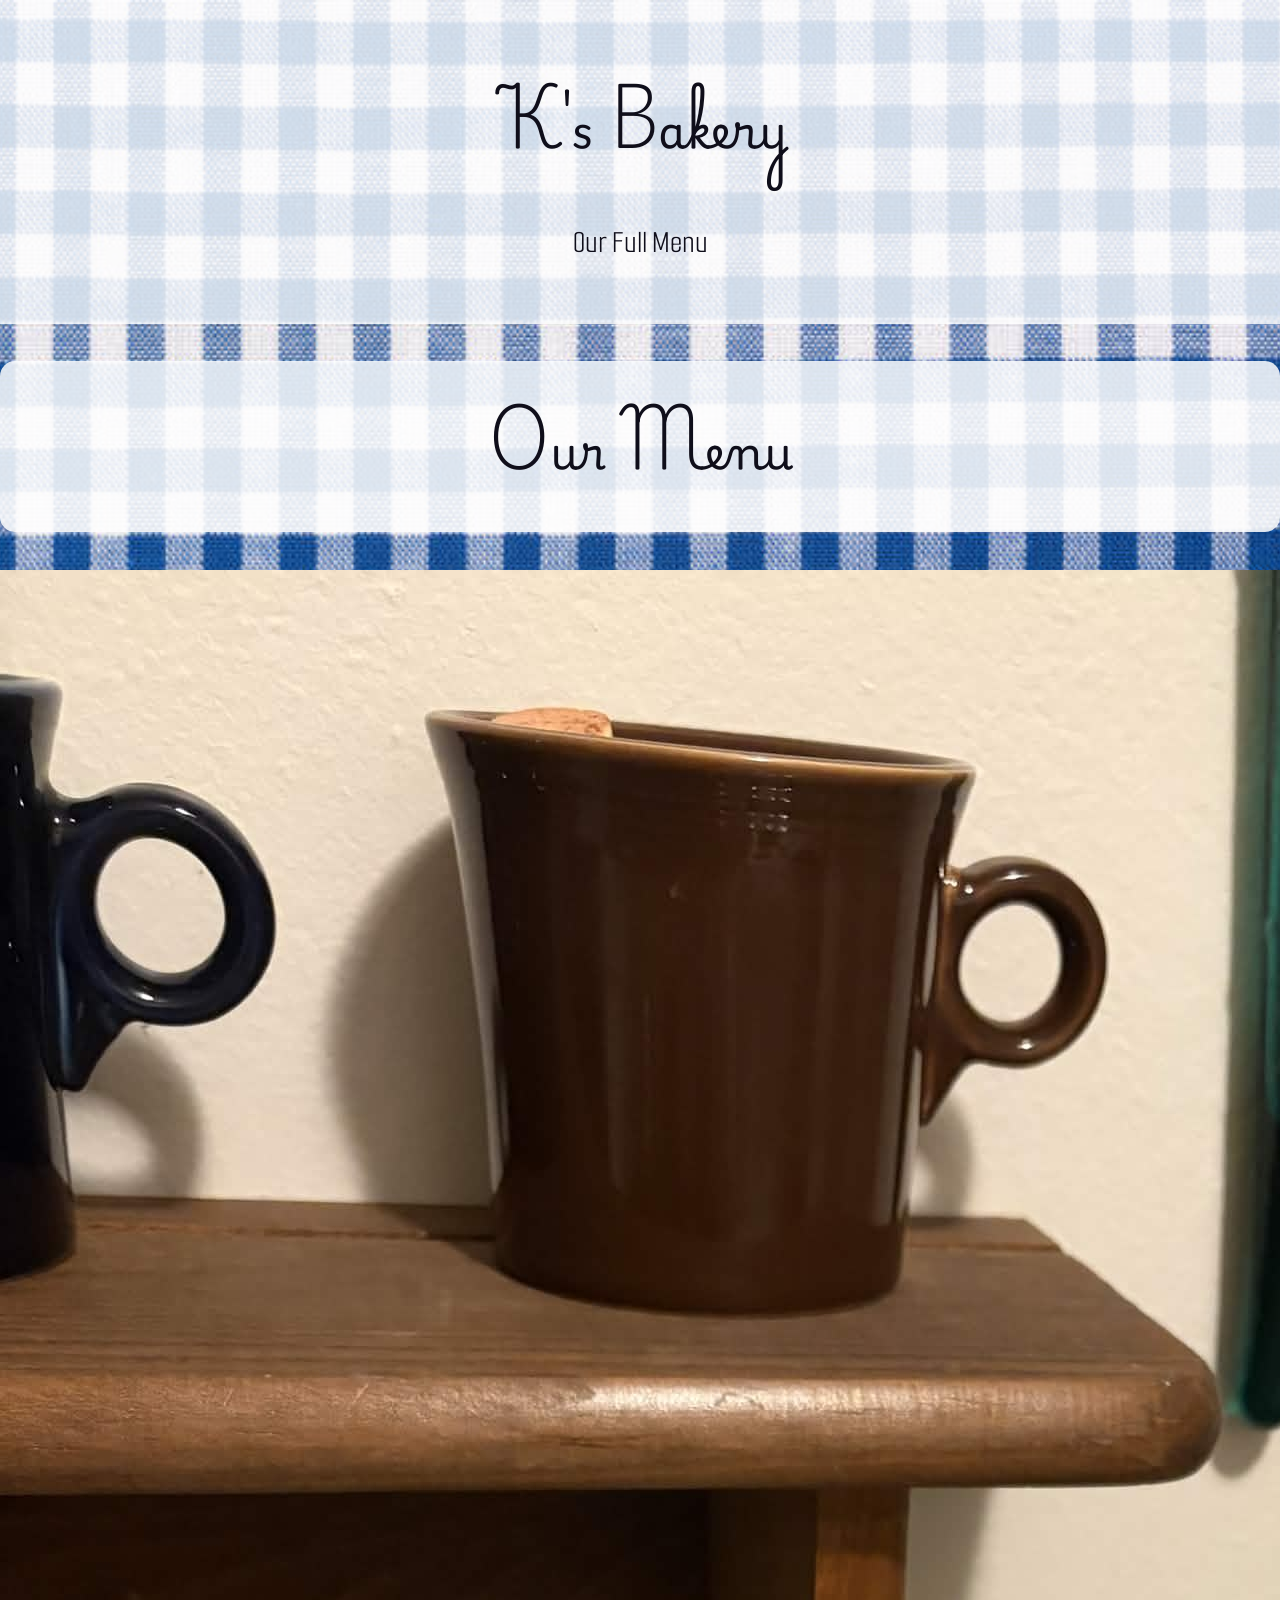
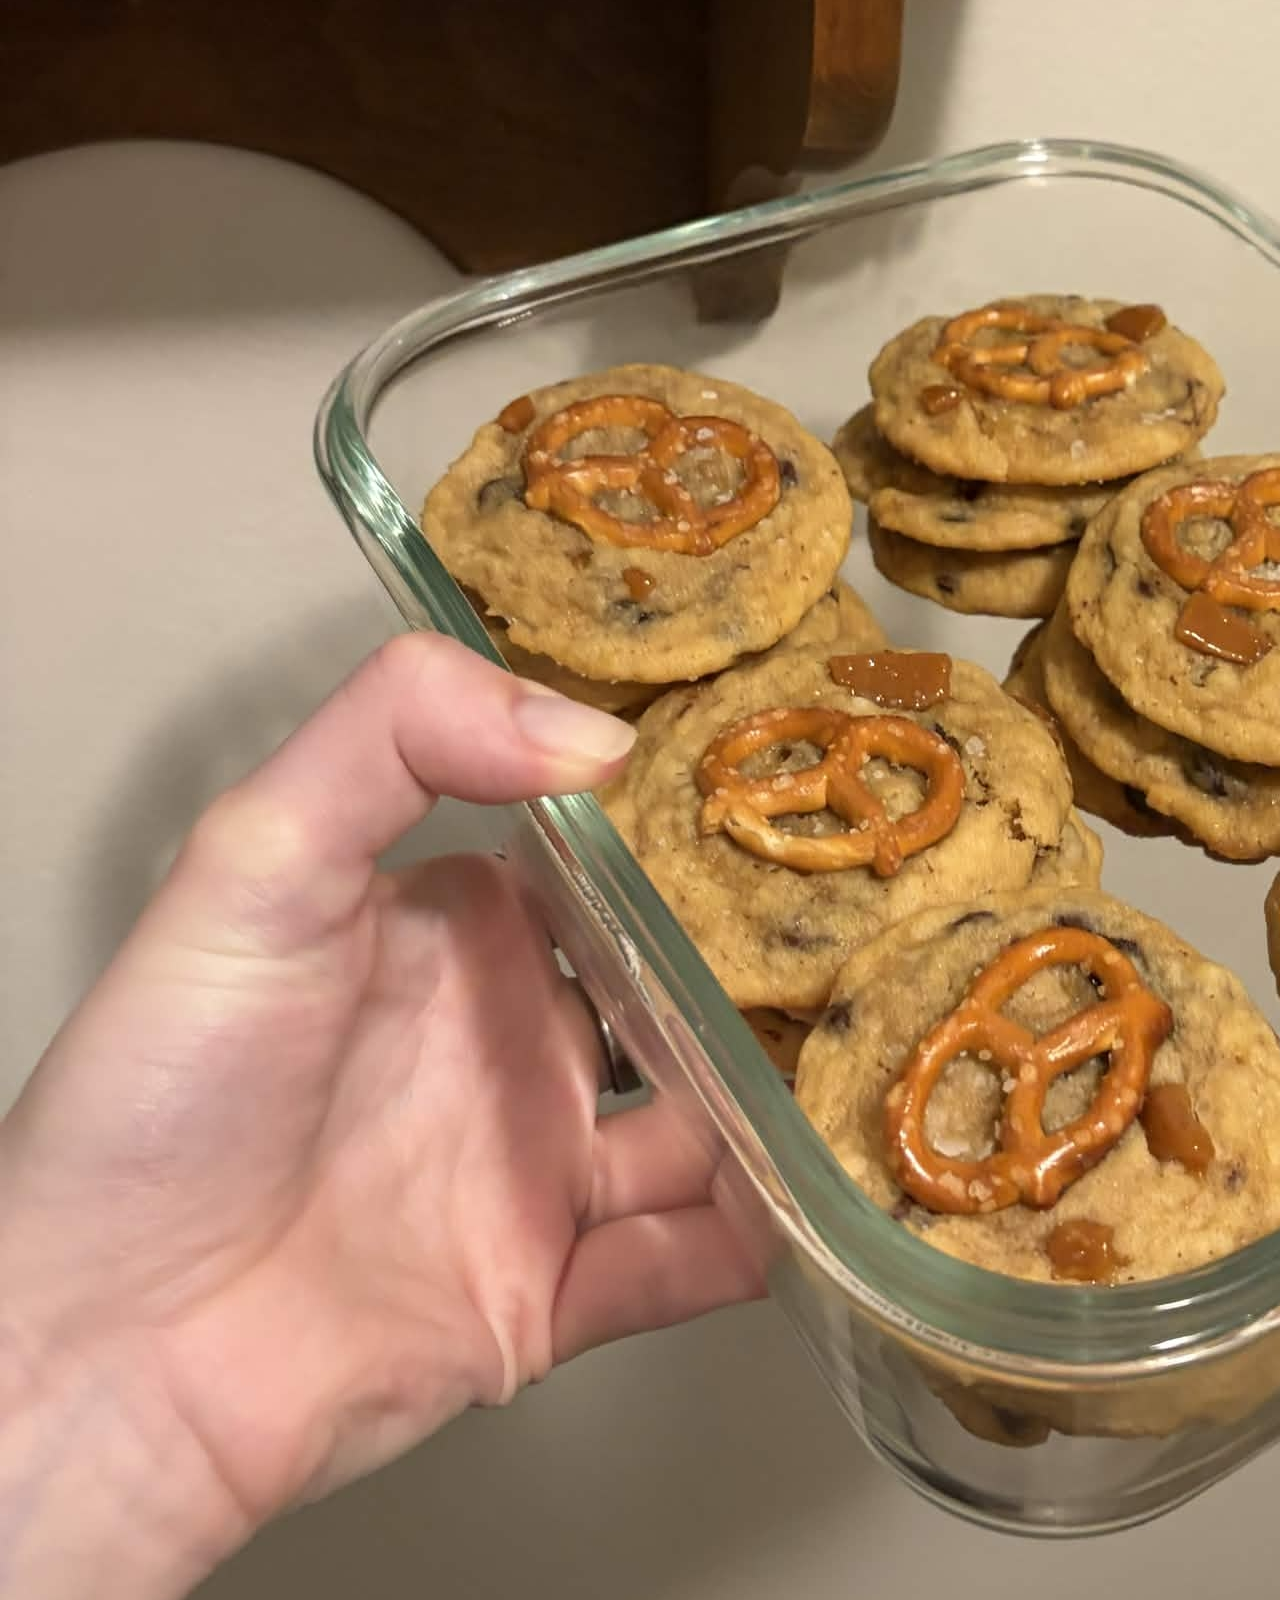
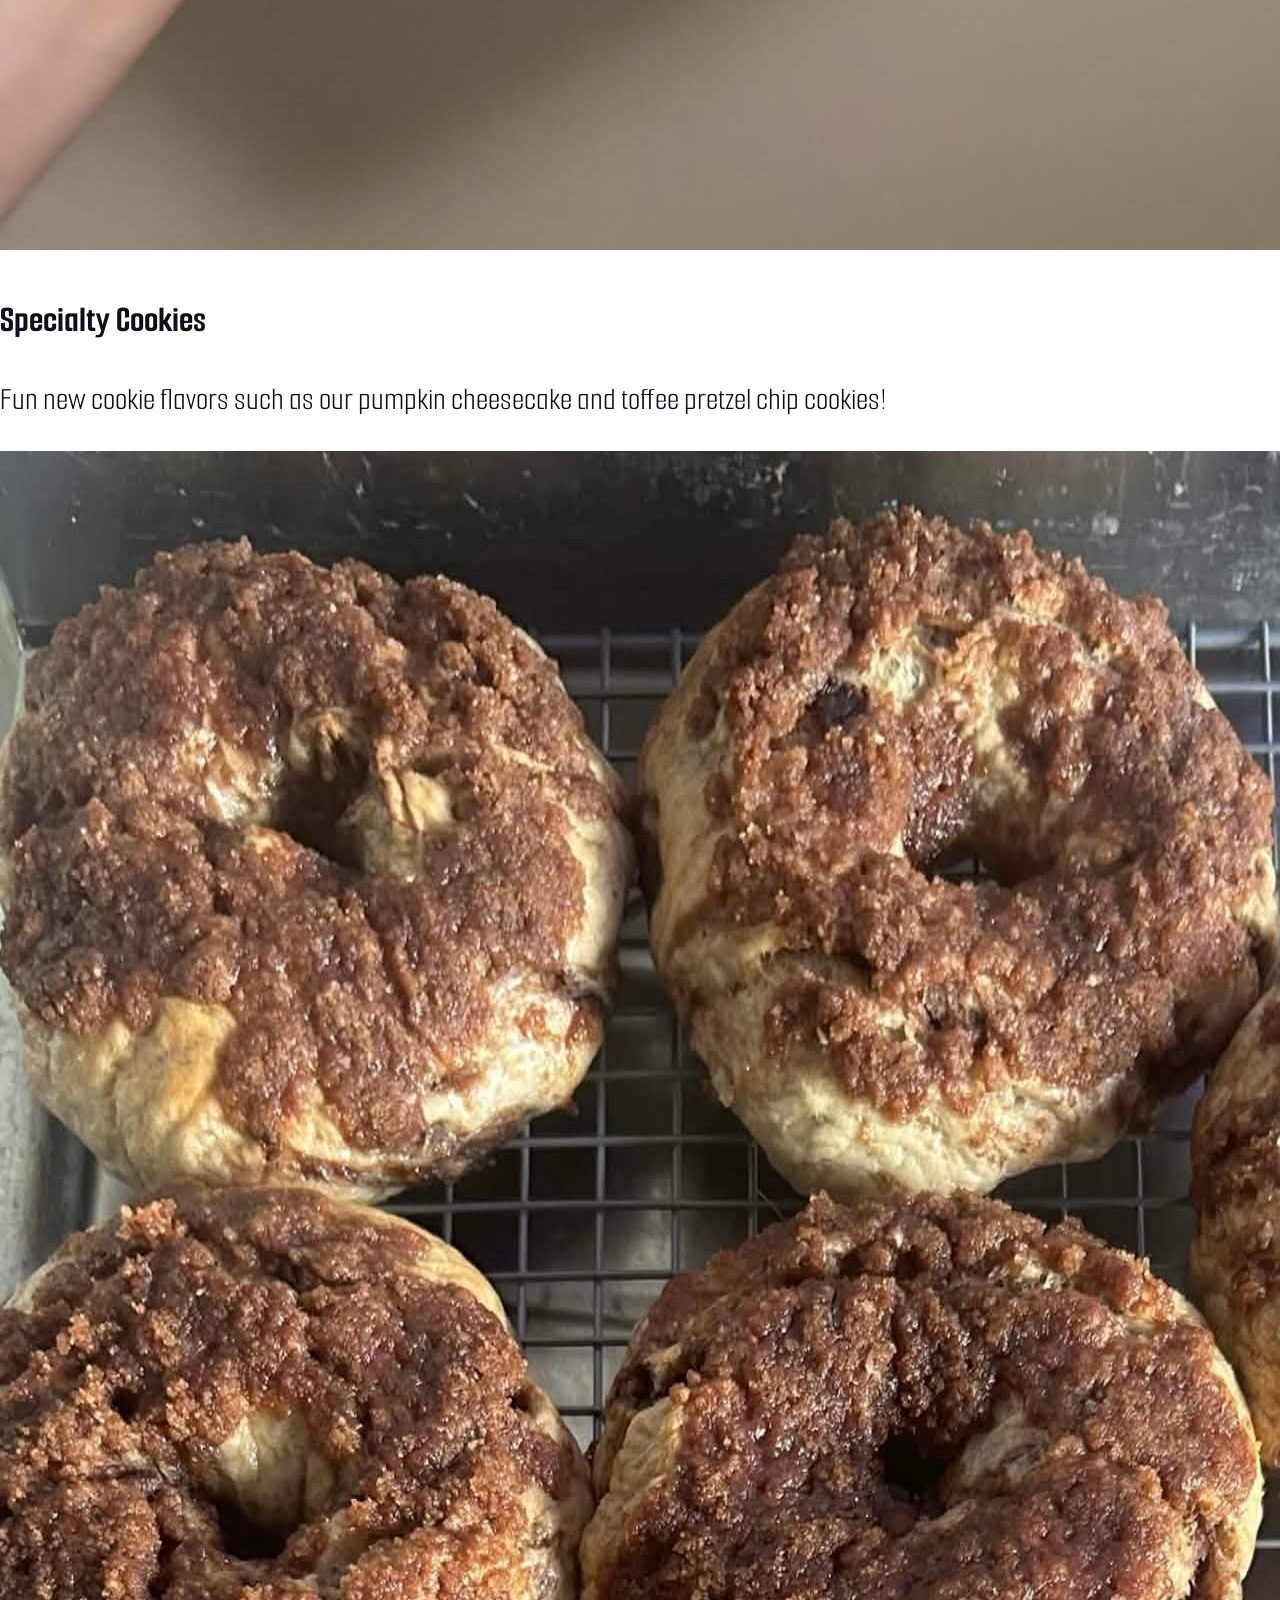
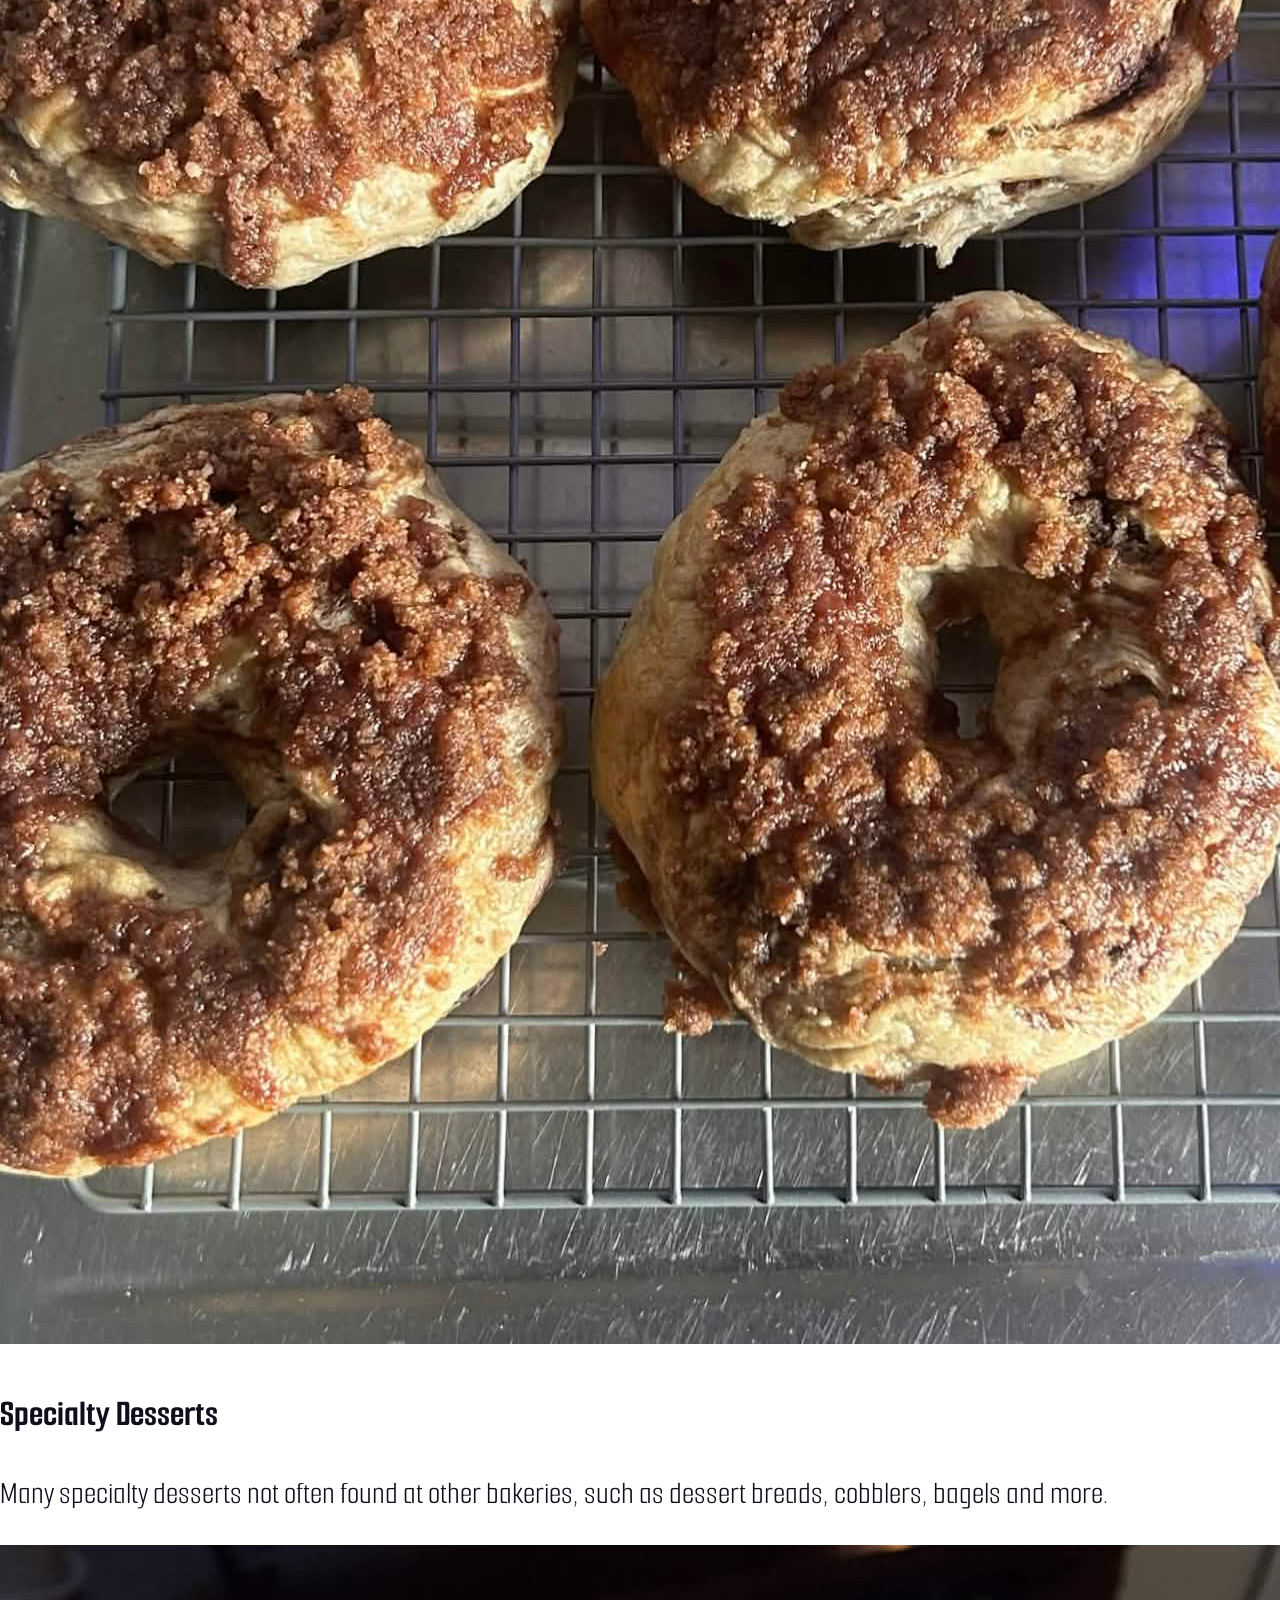
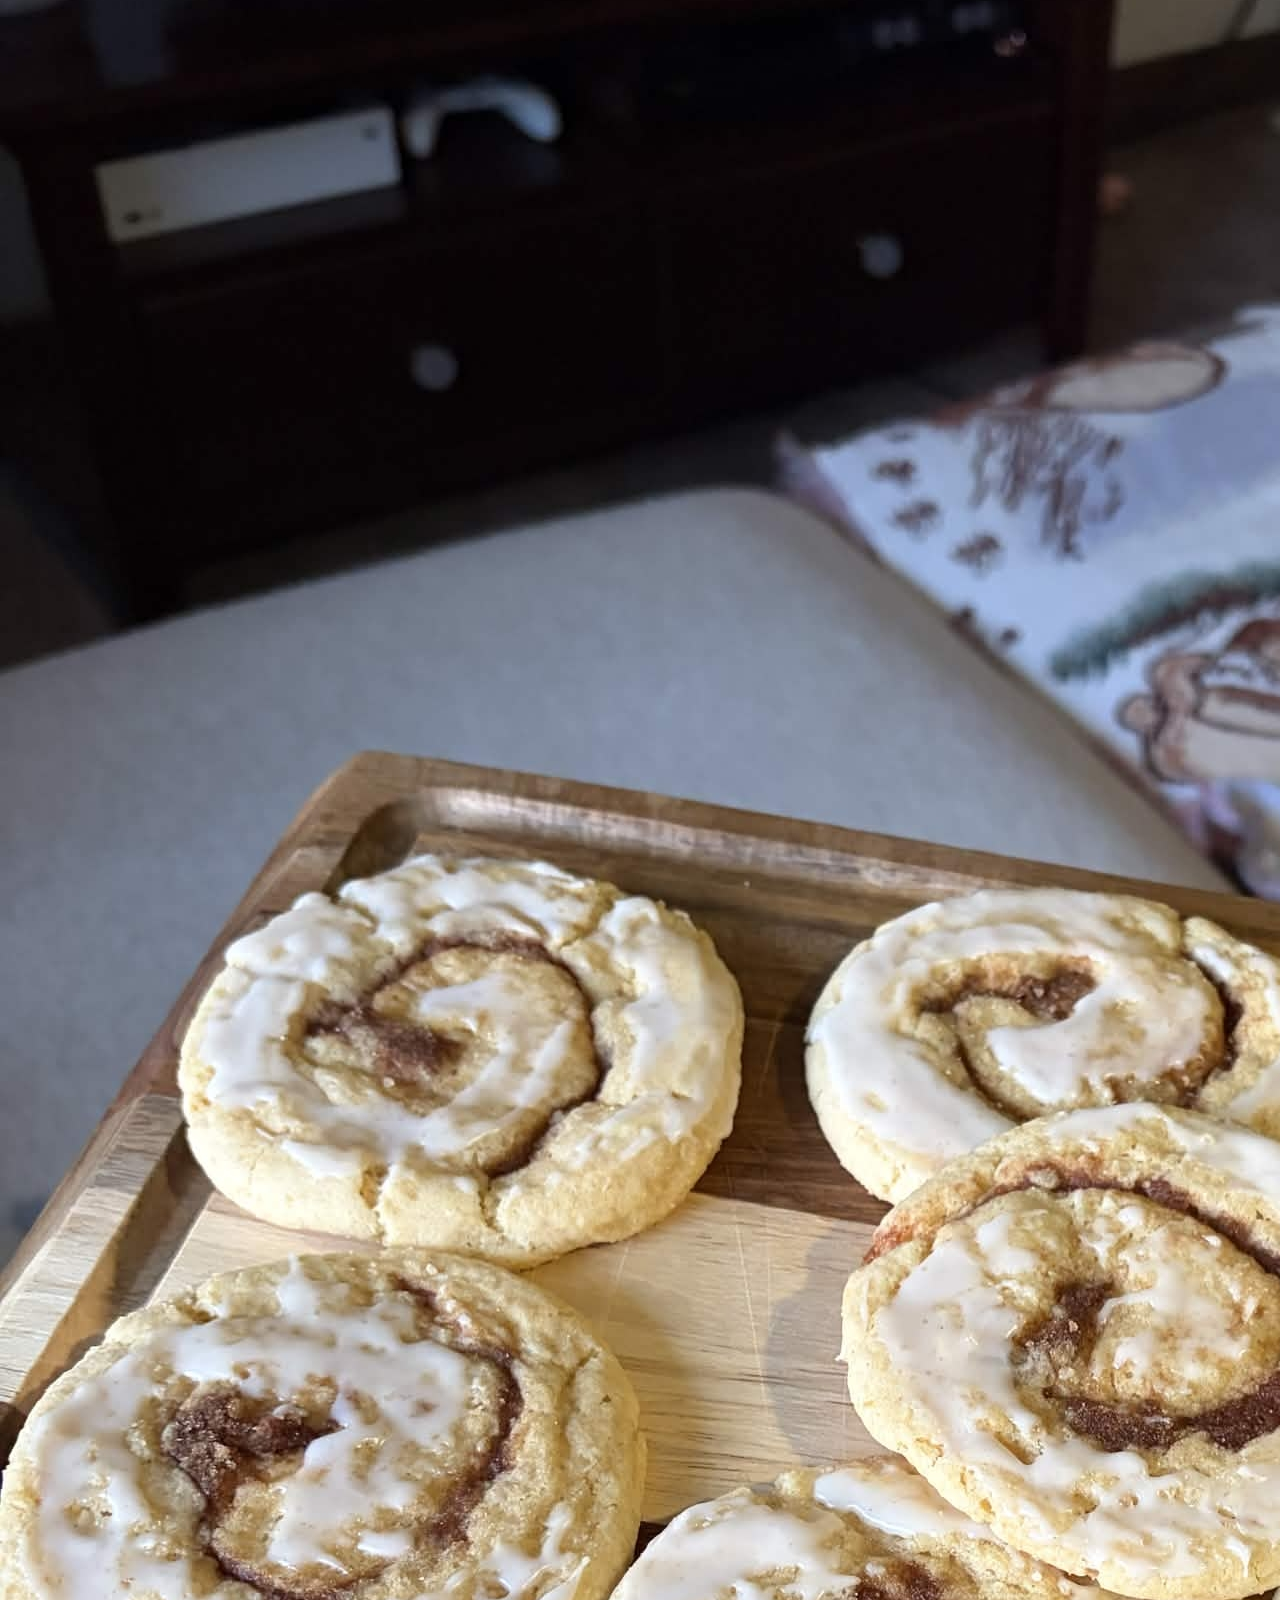
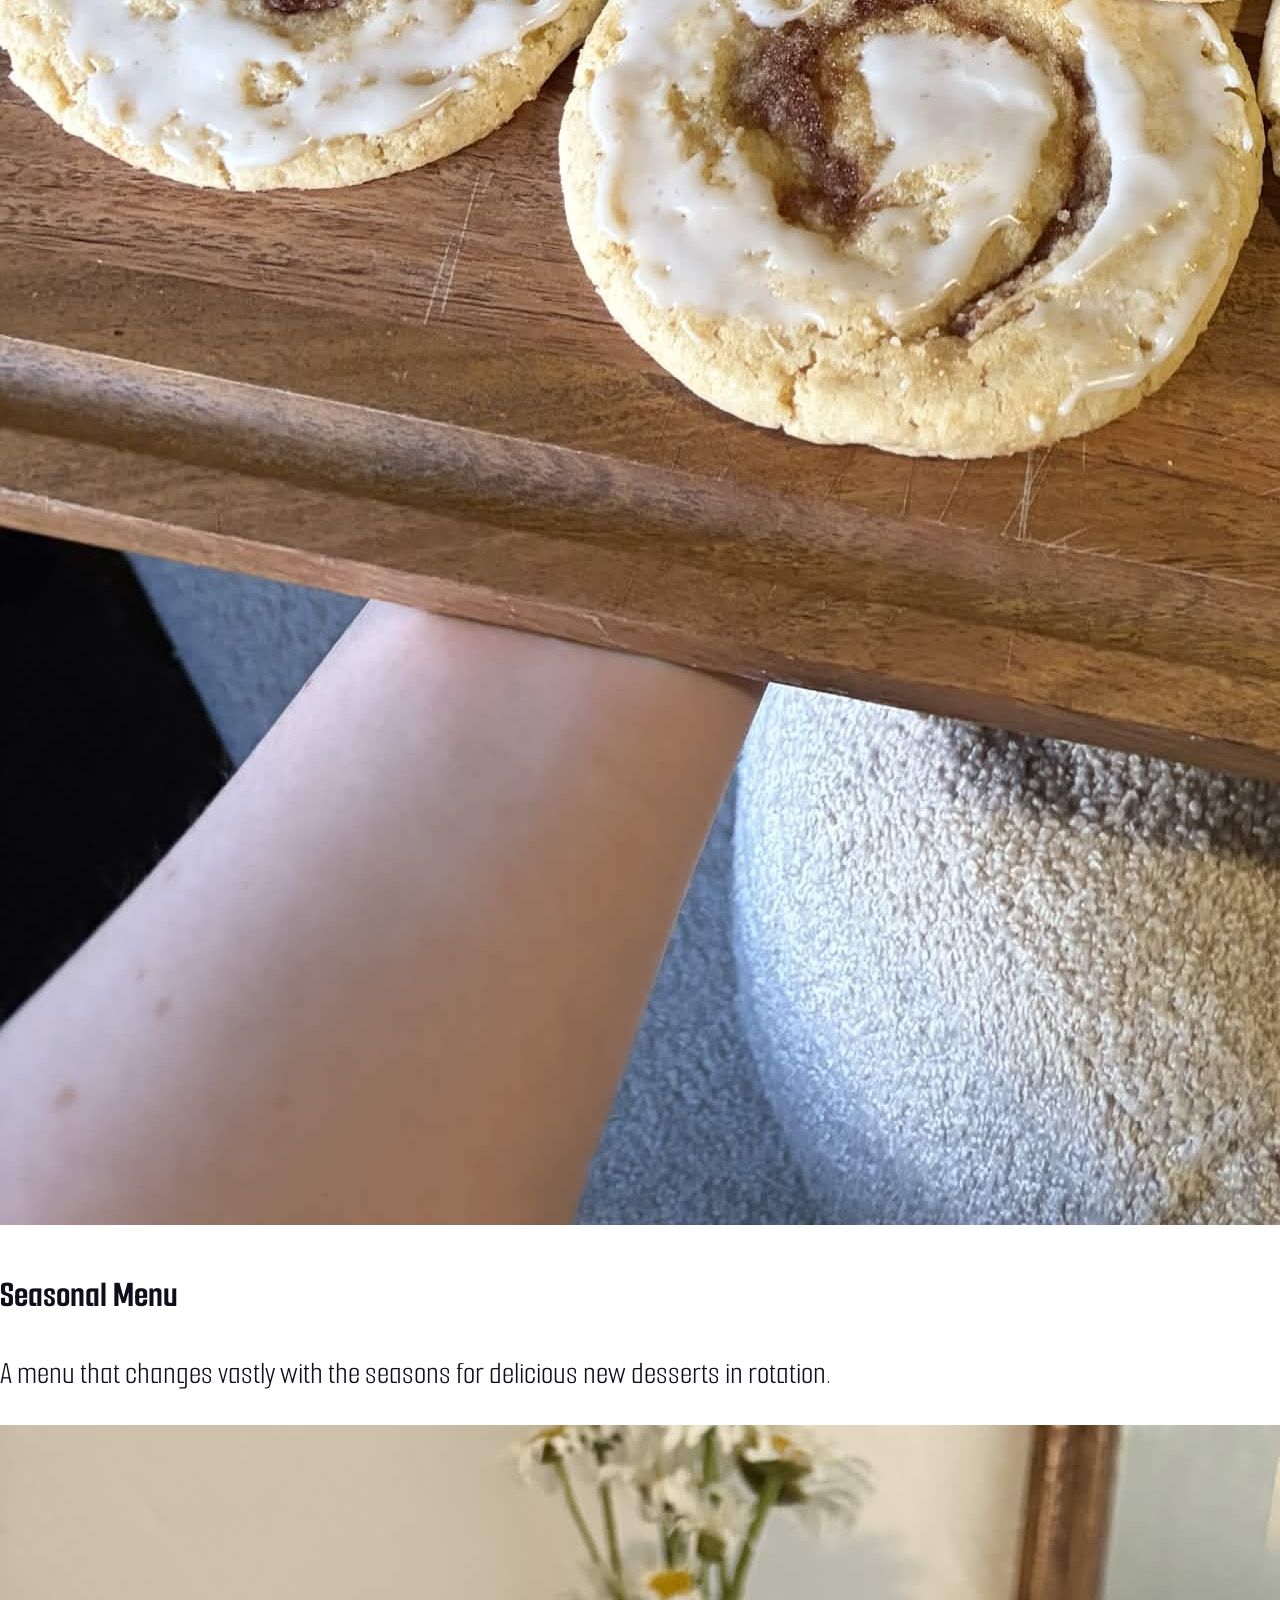
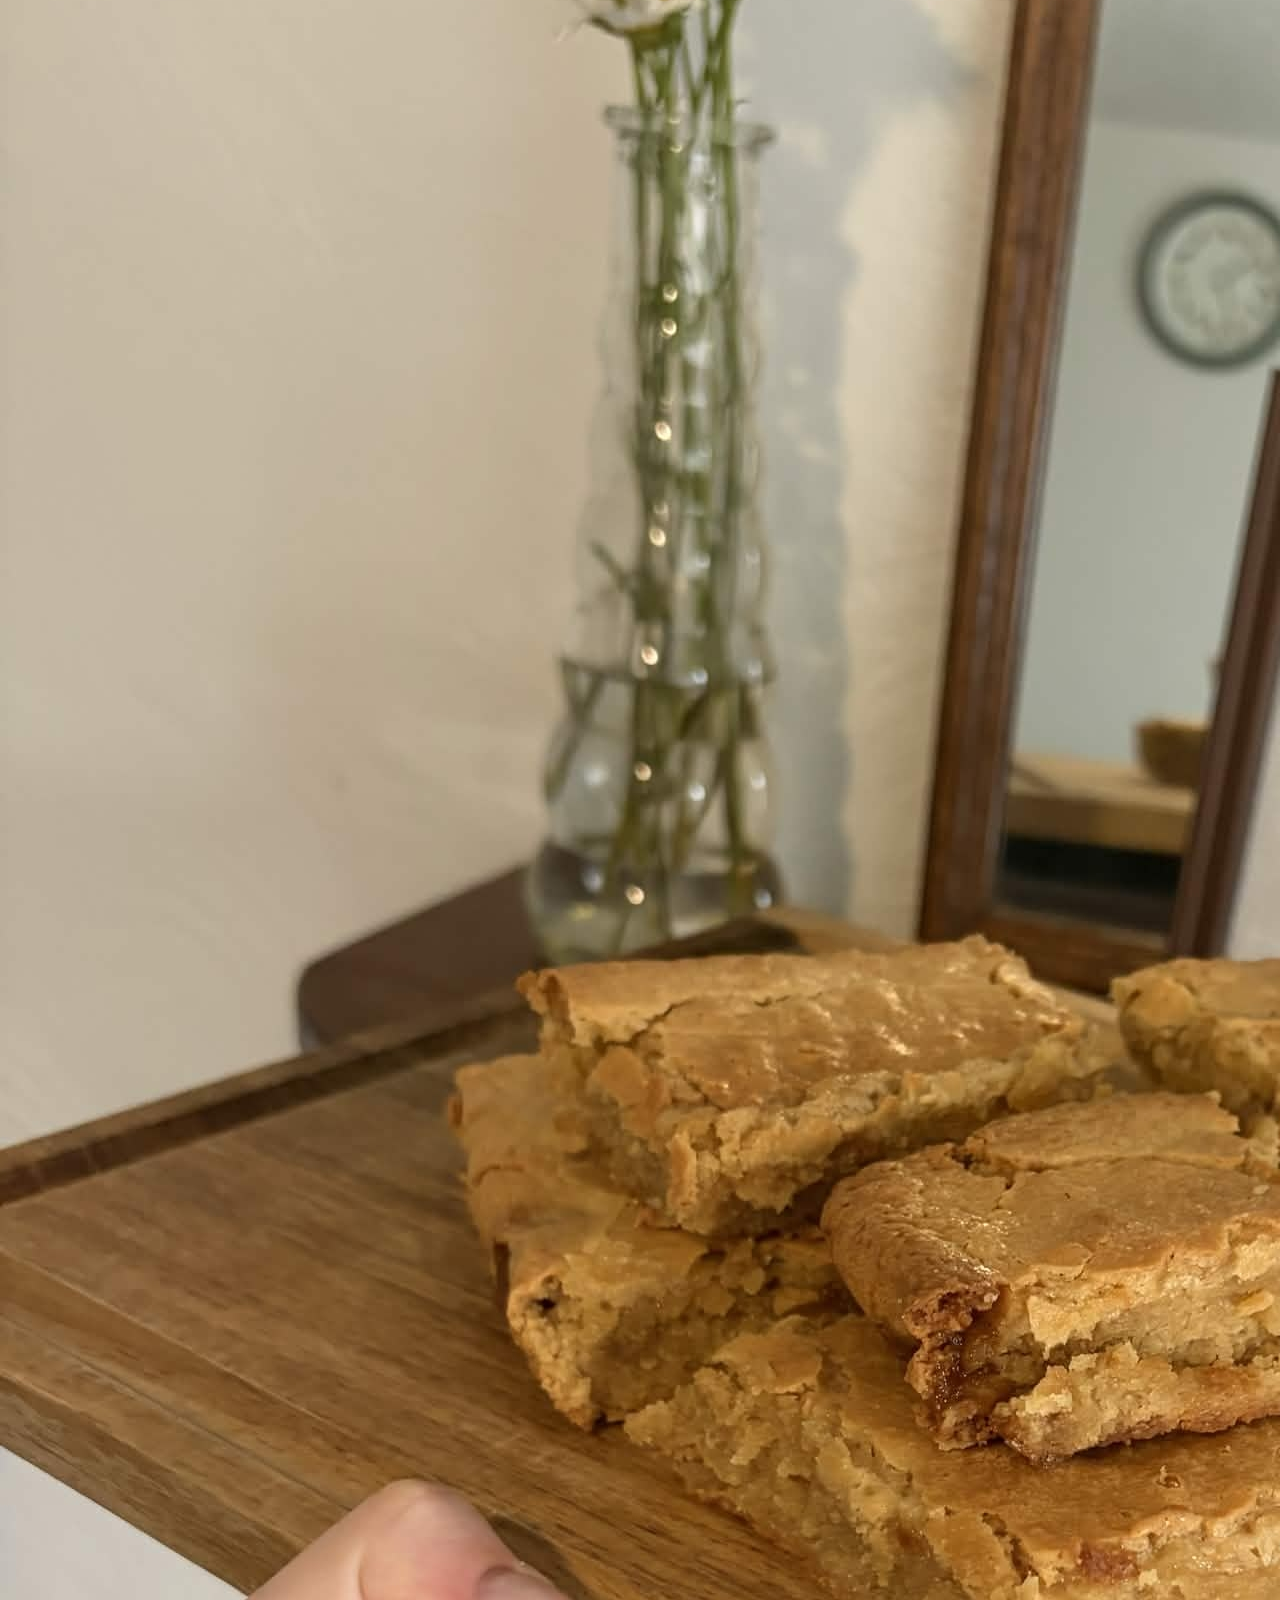
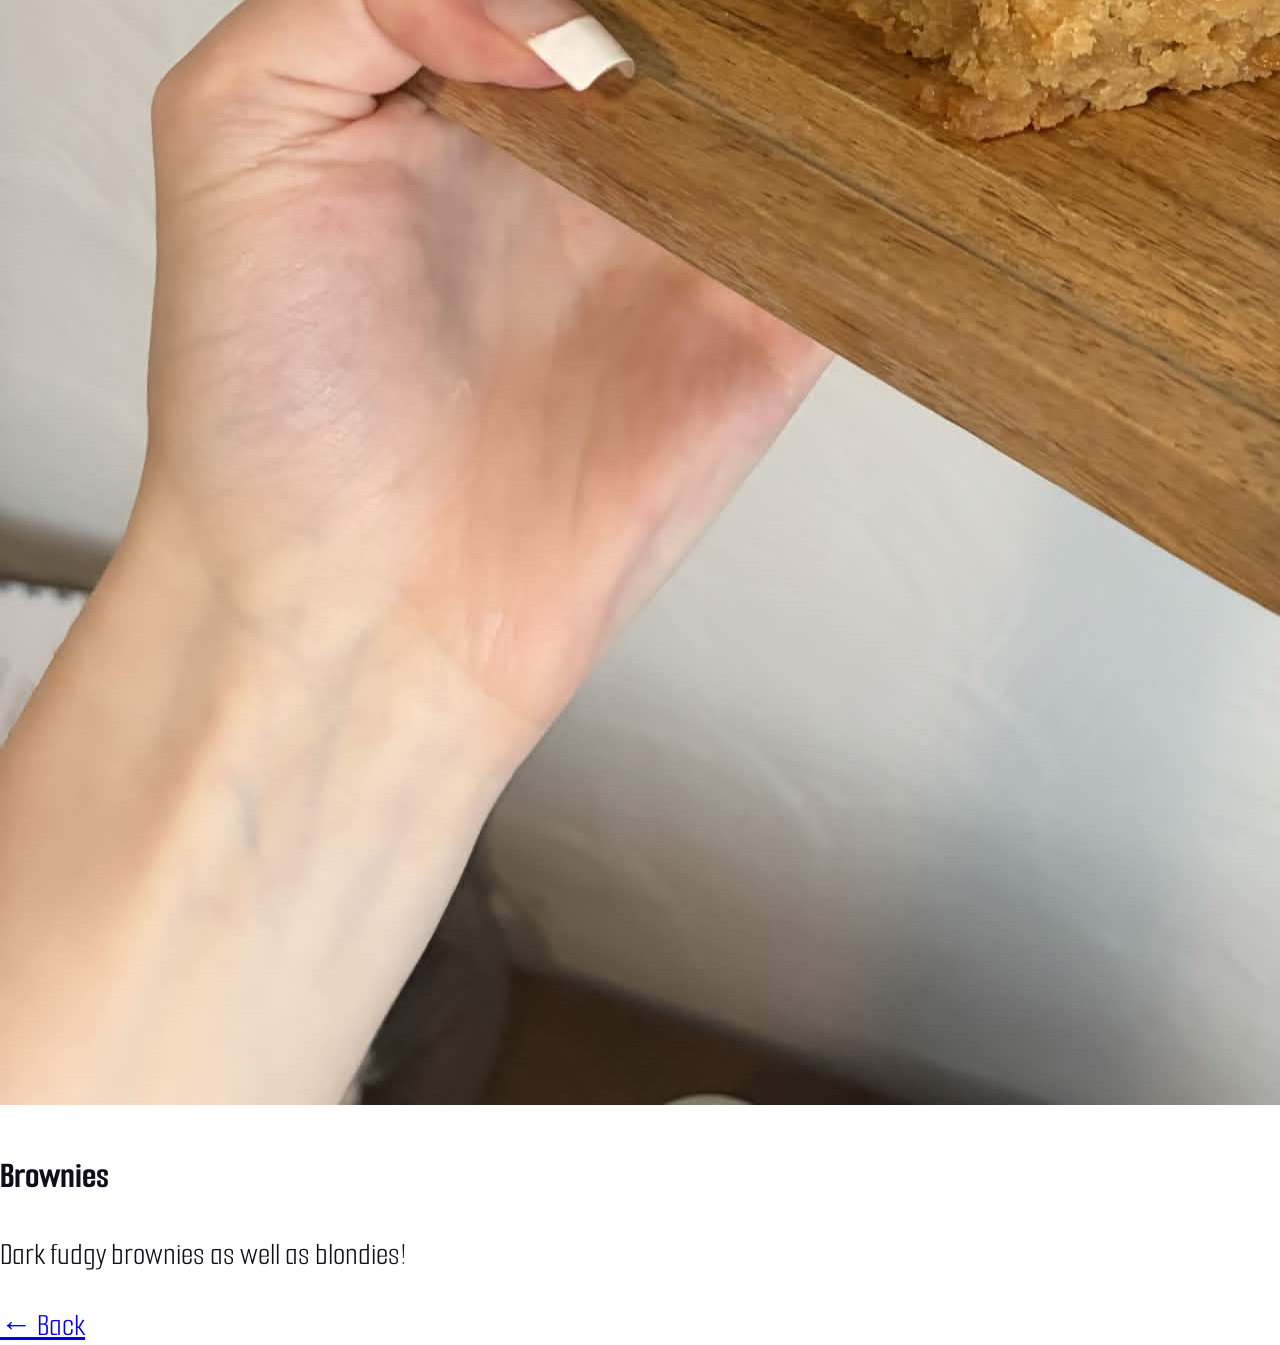
<file: projects/Individual Assignment 3 Hough/menu.html>
<!doctype html>
<html lang="en">
<head>
    <meta charset="UTF-8">
    <meta name="viewport" content="width=device-width, initial-scale=1.0">
    <title>Individual Assignment 3 Hough</title>
    <link rel="stylesheet" href="styles.css">
	<link rel="preconnect" href="https://fonts.googleapis.com">
	<link rel="preconnect" href="https://fonts.gstatic.com" crossorigin>
	<link href="https://fonts.googleapis.com/css2?family=Playwrite+ID:wght@100..400&family=Roboto+Condensed:ital,wght@0,100..900;1,100..900&family=Smooch+Sans:wght@100..900&display=swap" rel="stylesheet">
</head>
<body>

<header>
    <h1>K's Bakery</h1>
    <p>Our Full Menu</p>
</header>

<section class="mobile-menu-page">
    <h2>Our Menu</h2>

    <div class="menu-item">
        <img src="IMG_0260.jpg" alt="Cookie">
        <h3>Specialty Cookies</h3>
        <p>Fun new cookie flavors such as our pumpkin cheesecake and toffee pretzel chip cookies!</p>
    </div>

    <div class="menu-item">
        <img src="IMG_9081.jpg" alt="Special">
        <h3>Specialty Desserts</h3>
        <p>Many specialty desserts not often found at other bakeries, such as dessert breads, cobblers, bagels and more.</p>
    </div>

    <div class="menu-item">
        <img src="IMG_0026.jpg" alt="Season">
        <h3>Seasonal Menu</h3>
        <p>A menu that changes vastly with the seasons for delicious new desserts in rotation.</p>
    </div>

    <div class="menu-item">
        <img src="IMG_0247.jpg" alt="Brownie">
        <h3>Brownies</h3>
        <p>Dark fudgy brownies as well as blondies!</p>
    </div>
	<a href="index.html" class="back-button">← Back</a>
</section>

</body>
</html>
</file>
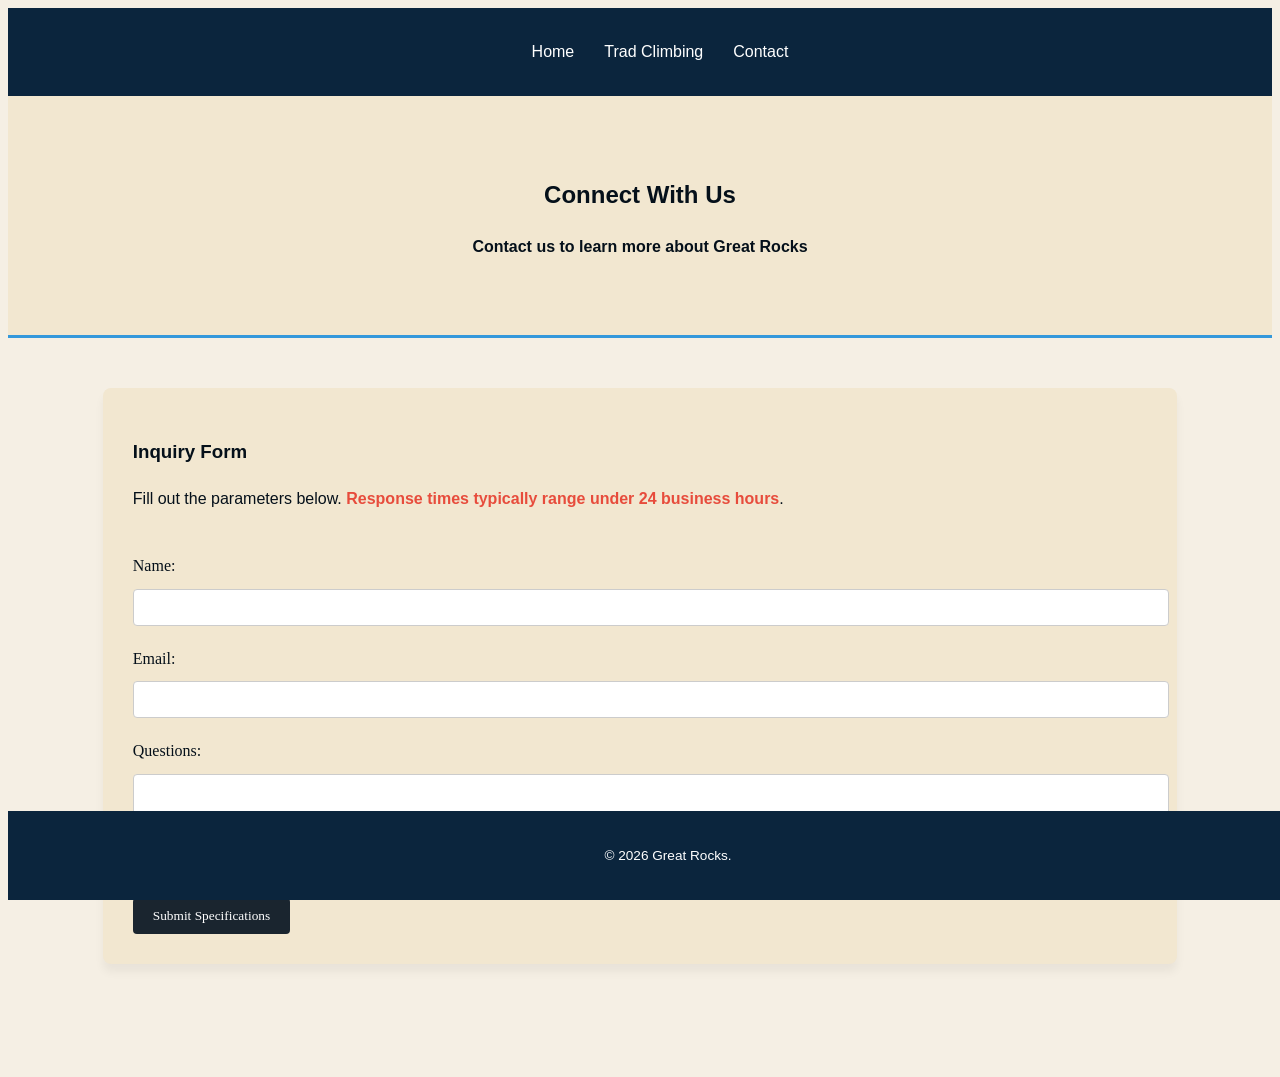
<file: projects/Lesson 4 PT 1 Hough & Carr/contact.html>
<!DOCTYPE html>
<html lang="en">
<head>
    <meta charset="UTF-8">
    <meta name="viewport" content="width=device-width, initial-scale=1.0">
    <title>Industry 4.0 Hub | Contact</title>
    <link rel="preconnect" href="https://fonts.googleapis.com">
    <link rel="preconnect" href="https://fonts.gstatic.com" crossorigin>
    <link href="https://fonts.googleapis.com/css2?family=Roboto:wght@400;500;700&display=swap" rel="stylesheet">
	<link href="https://fonts.cdnfonts.com/css/ranade" rel="stylesheet">
    <link rel="stylesheet" href="style.css">
    <style>
        /* Specific page modifications for form spacing */
        input, textarea {
            width: 100%;
            padding: 10px;
            margin: 10px 0 20px 0;
            border: 1px solid #ccc;
            border-radius: 4px;
        }
        button {
            background-color: #1a252f;
            color: white;
            padding: 10px 20px;
            border: none;
            border-radius: 4px;
            cursor: pointer;
        }
        button:hover {
            background-color: #3498db;
        }
    </style>
</head>
<body>

    <nav class="navbar">
        <ul class="nav-links">
            <li><a href="index.html">Home</a></li>
            <li><a href="upgrade.html">Trad Climbing</a></li>
            <li><a href="contact.html">Contact</a></li>
        </ul>
    </nav>

    <header>
        <div class="container">
            <h2>Connect With Us</h2>
          <p><strong>Contact us to learn more about Great Rocks</strong></p>
        </div>
    </header>

    <main class="container">
        <div class="section-card">
            <h3>Inquiry Form</h3>
            <p>Fill out the parameters below. <span class="highlight-text">Response times typically range under 24 business hours</span>.</p>
            <br>
            <form action="#" method="post" onsubmit="event.preventDefault(); alert('Form submitted simulation!');">
                <label for="name">Name:</label>
                <input type="text" id="name" name="name" required>

                <label for="email">Email:</label>
                <input type="email" id="email" name="email" required>

                <label for="message">Questions:</label>
                <textarea id="message" name="message" rows="5" required></textarea>

                <button type="submit">Submit Specifications</button>
            </form>
        </div>
    </main>

    <footer>
        <p>&copy; 2026 Great Rocks.</p>
    </footer>

</body>
</html>
</file>
<file: styles.css>
* {
    box-sizing: border-box;
}

nav {
    display: flex;
    justify-content: center;
    align-items: center;
    gap: 24px;
    font-family: "Noto Sans Mono", monospace;
}

nav a {
    font-size: 13px;
    text-decoration: none;
    color: #242321;
}

nav a.active {
    color: #f0bb1f;
    border-bottom: 1px solid #f0d689;
    padding-bottom: 4px;
}

.nav-links {
    width: 100%;
    display: flex;
    justify-content: center;
    align-items: center;
    gap: 24px;
}

html {
    scroll-behavior: smooth;
	background-color: #faf5e6;
}

p, td, th{
	font-family: "Noto Sans Mono", monospace;
	line-height: 1.7;
}

body {
    margin: 0;
    padding-bottom: 60px;
    background-color: #faf5e6;
    color: #242321;
}

main {
    width: 88%;
    max-width: 1150px;
	background-color: #faf5e6;
    margin: auto;
	
}

a {
    color: #242321;
}

a:hover {
    color: #f0bb1f;
}

.site-header {
    width: 100%;
    max-width: 1150px;
    margin: auto;
    padding: 28px 0;
    display: flex;
    justify-content: space-between;
    align-items: center;
    border-bottom: 1px solid #c9c5bb;
}

.site-name {
	font-family: "Noto Sans Mono", monospace;
    white-space: nowrap;
	text-decoration: none;
    color: #543907;
	font-size: 25px;
}

.site-logo {
    width: 100px;
    height: 100px;
    object-fit: contain;
}

.site-name-container {
    display: flex;
    align-items: center;
    gap: 7px;
}

.label {
    margin-bottom: 12px;
    color: #f0bb1f;
    font-size: 11px;
    font-weight: bold;
    letter-spacing: 2px;
}

h1 {
    max-width: 850px;
    margin: 0 0 25px;
    font-family: "Roboto Slab", serif;
    font-size: clamp(50px, 8vw, 88px);
    font-weight: normal;
    line-height: .95;
}

h2 {
    font-family: "Roboto Slab", serif;
    font-weight: normal;
}

.home-intro {
    display: flex;
    align-items: center;
    justify-content: space-between;
    gap: 50px;
}

.home-intro > div {
    flex: 1;
}

.about-image {
    width: 80%;
    max-width: 650px;
    height: auto;
    object-fit: contain;
    align-self: center;
	padding-bottom:50px
}

.intro-image {
    width: 40%;
    max-width: 450px;
    height: auto;
    object-fit: contain;
}
.intro-text {
    max-width: 550px;
    color: #666057;
    font-size: 17px;
}

.featured {
    padding: 30px 0 100px;
}

.section-heading {
    margin-bottom: 55px;
}

.section-heading h2 {
    font-size: 42px;
}

.featured-skill {
    display: grid;
    grid-template-columns: 1fr 1fr;
    gap: 30px;
    align-items: start;
}

.featured-skill img {
    width: 100%;
    height: auto;
    display: block;
    padding-bottom: 25px;
    transition: transform 0.3s ease, filter 0.3s ease;
}

.featured-skill img:hover {
    transform: scale(1.03);
    filter: brightness(0.9);
}

.featured-skill h2 {
    grid-column: 2;
    grid-row: 1;
    margin: 0 0 10px 0;
}

.featured-skill p {
    grid-column: 2;
    grid-row: 1;
    margin: 45px 0 0 0;
}

.project-grid {
    display: flex;
    flex-direction: column;
    gap: 40px;
}

.skill-caption span{
    font-size: 10px;
    letter-spacing: 2px;
    color: #77736b;
}

.skill-caption h3 {
    margin: 15px 0 10px;
    font-family: "Roboto Slab", serif;
    font-size: 34px;
    font-weight: normal;
}

.skill-caption p {
    max-width: 350px;
    color: #666057;
}

.skill-caption a {
    font-size: 13px;
    text-decoration: none;
}

footer {
	font-family: "Noto Sans Mono", monospace;
    position: fixed;
    bottom: 0;
    left: 0;
    width: 100%;
    padding: 15px;
    text-align: center;
    background-color: #222;
    color: white;
}

.contact-area {
    position: relative;
}

.contact-form {
    width: 100%;
    max-width: 600px;
	position: relative;
}

#formMessage {
    display: none;
    margin-top: 20px;
    text-align: center;
    font-weight: bold;
    color: #543907;
}

.skills-table th:first-child,
.skills-table td:first-child {
    padding-right: 60px;
}

@media (max-width: 768px) {

    .site-header {
        flex-direction: column;
        gap: 20px;
        padding: 20px;
    }

    .site-name-container {
        justify-content: center;
    }

    .nav-links {
        flex-wrap: wrap;
        gap: 12px;
    }

    main {
        width: 92%;
    }

    h1 {
        font-size: clamp(42px, 12vw, 65px);
    }

    .home-intro {
        flex-direction: column;
        text-align: center;
    }

    .intro-image {
        width: 70%;
        max-width: 350px;
    }

    .featured-skill {
        grid-template-columns: 1fr;
    }

    .featured-skill h2,
    .featured-skill p {
        grid-column: 1;
        grid-row: auto;
    }

    .featured-skill p {
        margin: 0;
    }

    .contact-form {
        width: 100%;
    }

    .skills-table {
        overflow-x: auto;
    }

    footer {
        padding: 10px;
        font-size: 12px;
    }
}

@media (max-width: 480px) {

    .site-logo {
        width: 70px;
        height: 70px;
    }

    .site-name {
        font-size: 18px;
    }

    nav a {
        font-size: 11px;
    }

    .nav-links {
        gap: 8px;
    }

    h1 {
        font-size: 42px;
    }

    .section-heading h2 {
        font-size: 32px;
    }

    .featured {
        padding-bottom: 80px;
    }

    .about-image {
        width: 100%;
    }

    footer {
        font-size: 10px;
        padding: 8px;
    }
}
</file>
<file: projects/Individual Assignment 3 Hough/styles.css>
body {
    font-family: "Smooch Sans", sans-serif;
    font-size: 32px;
    margin: 0;
    color: #0f0e1a;
    background-image: url("istockphoto-952345330-612x612.jpg");
    background-size: cover;
    background-repeat: no-repeat;
    background-position: center;
    background-attachment: fixed;
}

header {
    text-align: center;
    padding: 30px;
    background: rgba(255, 255, 255, 0.8);
}

h1, h2 {
    font-size: 45px;
	font-family: "Playwrite ID", cursive;
  	font-optical-sizing: auto;
  	font-style: normal;
}

h2 {
    text-align: center;
}

.desktop-menu {
    display: block;
    padding: 30px;
}

.gallery {
    display: grid;
    grid-template-columns: repeat(2, 1fr);
    gap: 30px;
}

.item,h2,h4{
    text-align: center;
    background: rgba(255, 255, 255, 0.85);
    padding: 20px;
    border-radius: 15px;
}

.item img {
    width: 90%;
    height: 300px;
    object-fit: contain;
    border-radius: 10px;
    background: white;
}

.tablet-menu {
    display: none;
}

.tablet-item {
    display: flex;
    align-items: center;
    gap: 20px; 	
    margin: 20px;
    background: rgba(255, 255, 255, 0.85);
    padding:20px;
    border-radius:10px;
}

.tablet-item img {
    width: 150px;
    height: 150px;
    object-fit: contain;
    background: white;
}

.mobile {
    display:none;
}

.mobile img {
    width:90%;
    display:block;
    margin:auto;
}

footer {
    background:rgba(0, 10, 45, 0.85);;
    color:white;
    text-align:center;
    padding:25px;
}

.tablet-footer {
    display:none;
}

@media screen and (max-width: 1024px) {

    .desktop-menu {
        display:none;
    }

    .tablet-menu {
        display:block;
    }

    .desktop-footer {
        display:none;
    }

    .tablet-footer {
        display:block;
    }

}

@media screen and (max-width:375px) {

    header {
        display:none;
    }

    .tablet-menu {
        display:none;
    }

    footer {
        display:none;
    }

    .mobile {
        display:block;
        text-align:center;
        padding:20px;
    }
	
	.menu-button {
    display: inline-block;
    margin-top: 20px;
    padding: 12px 24px;
    background: rgba(255, 255, 255, 0.85);
    color: #0f0e1a;
    text-decoration: none;
    border-radius: 10px;
    font-size: 24px;
    font-weight: bold;
    transition: background-color 0.3s;
}

.menu-button:hover {
    background-color: #c8c2ff;
}
	
.mobile-menu-page {
    padding: 20px;
}

.menu-item {
    background: rgba(255, 255, 255, 0.85);
    margin-bottom: 20px;
    padding: 20px;
    border-radius: 12px;
    text-align: center;
}

.menu-item img {
    width: 80%;
    max-width: 220px;
    height: auto;
    display: block;
    margin: 0 auto 15px;
    border-radius: 10px;
}

.menu-item h3 {
    margin: 10px 0;
}

.menu-item p {
    margin: 0;
}
.back-button {
    display: inline-block;
    margin: 20px;
    padding: 10px 20px;
    background: rgba(255, 255, 255, 0.85);
    color: #0f0e1a;
    text-decoration: none;
    border-radius: 10px;
    font-size: 22px;
    font-weight: bold;
    transition: background-color 0.3s;
}

.back-button:hover {
    background-color:#c8c2ff;
}
}
</file>
<file: projects/Lesson 4 PT 1 Hough & Carr/style.css>
{margin: 0; padding: 0; box-sizing: border-box;}

h1,h2,h3,p{font-family: 'Ranade', sans-serif;}

label,button{font-family:Cambria, "Hoefler Text", "Liberation Serif", Times, "Times New Roman", "serif"}

body {background-color: #f5efe4; color: #05101a; line-height: 1.6; padding-bottom: 60px;}

.container {width: 85%; max-width: 1100px; margin: 0 auto; padding: 20px;}

.navbar {background-color: #0b253d; padding: 15px 0;}

.nav-links {list-style: none; display: flex; justify-content: center; gap: 30px;font-family: 'Ranade', sans-serif;}

.nav-links a {color: #ffffff; text-decoration: none; font-weight: 500; transition: color 0.3s ease;}

.nav-links a:hover {color: #3498db;}

header {text-align: center; padding: 40px 0; background-color: #f2e7d0; border-bottom: 3px solid #3498db; margin-bottom: 30px;}


.highlight-text {font-weight: bold; color: #e74c3c;}

.section-card {background-color: #f2e7d0; padding: 30px; border-radius: 8px;  
box-shadow: 0 8px 10px rgba(0,0,0,0.05); margin-bottom: 25px;}


.floating-sidebar {float: right; width: 300px; height:425px; margin: 0 0 20px 25px;  padding: 15px; background-color: #ecf0f1;
border-left: 5px solid #0b253d; text-align: center;}

.floating-sidebar img {width: 100%; height: auto; display: block; border-radius: 4px; margin-bottom: 10px;}

.floating-sidebar p {font-size: 0.9rem; color: #555555; font-style: italic;}

#trad-card {height:530px}

footer {text-align: center; padding: 20px; background-color: #0b253d; color: #ffffff; position: fixed;
bottom: 0; width: 100%; font-size: 0.85rem;}
</file>
<file: projects/Individual Assignment 1 Hough/styles.css>
@charset "utf-8";
@import url("Pokemon_Classic/stylesheet.css");
body {
    background-color: #f7e4ad;
    font-family: "Pokemon Classic";
}

h1, h2 {
    color: #3b4cca;
}

p {
    color: #252c5e;
}

.image-container {
    display: flex;
    justify-content: space-evenly;
    align-items: center;
    gap: 20px;
    margin-top: 20px;
    flex-wrap: wrap;
}

.image-container img {
    width: 350px;
    height: auto;
    border: 4px solid #252c5e;
}

#featured-item {
    background-color: #ffd866;
    padding: 10px;
}

a {
    transition: color 0.3s ease;
}

a:hover {
    color: red;
}

.card-image {
    display: block;
    width: 300px;
    height: auto;
    margin: 20px auto;
	border: 4px solid #252c5e;
}

#topps-title {
    text-align: center;
}
</file>
